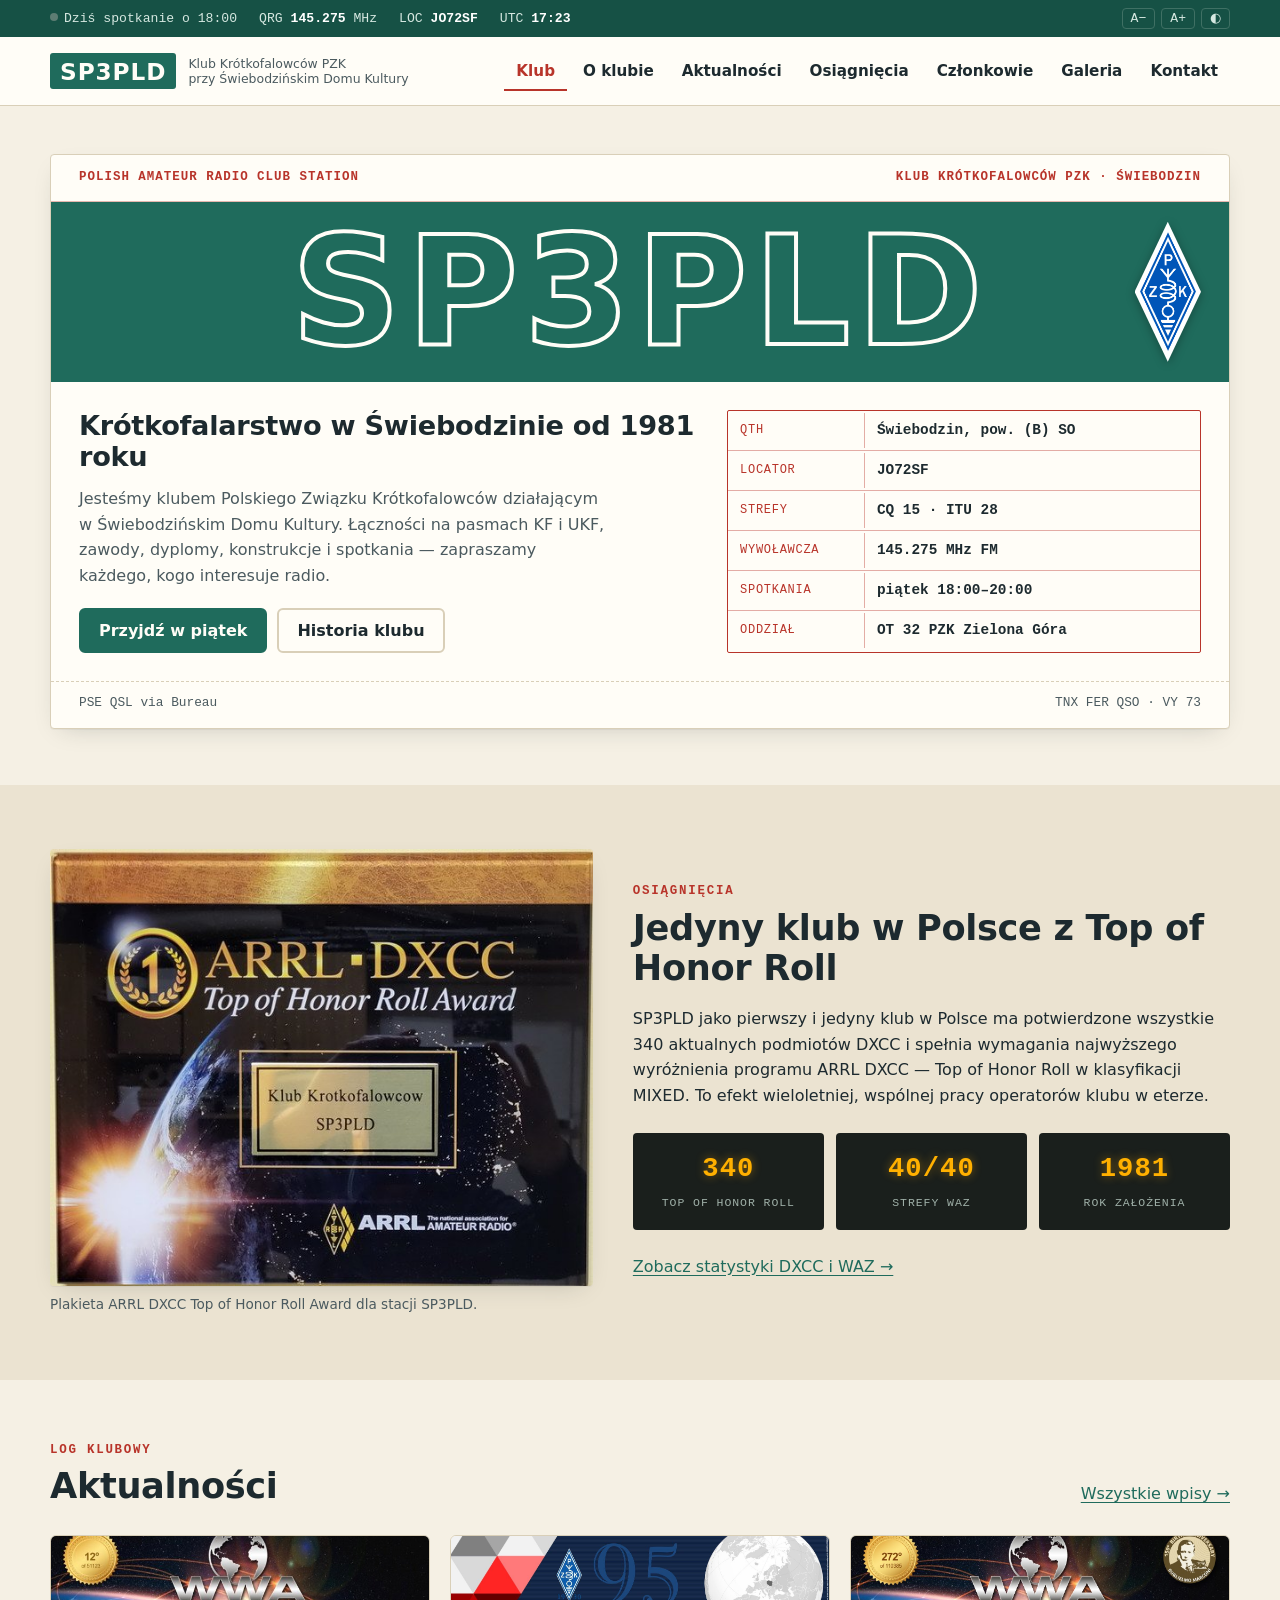
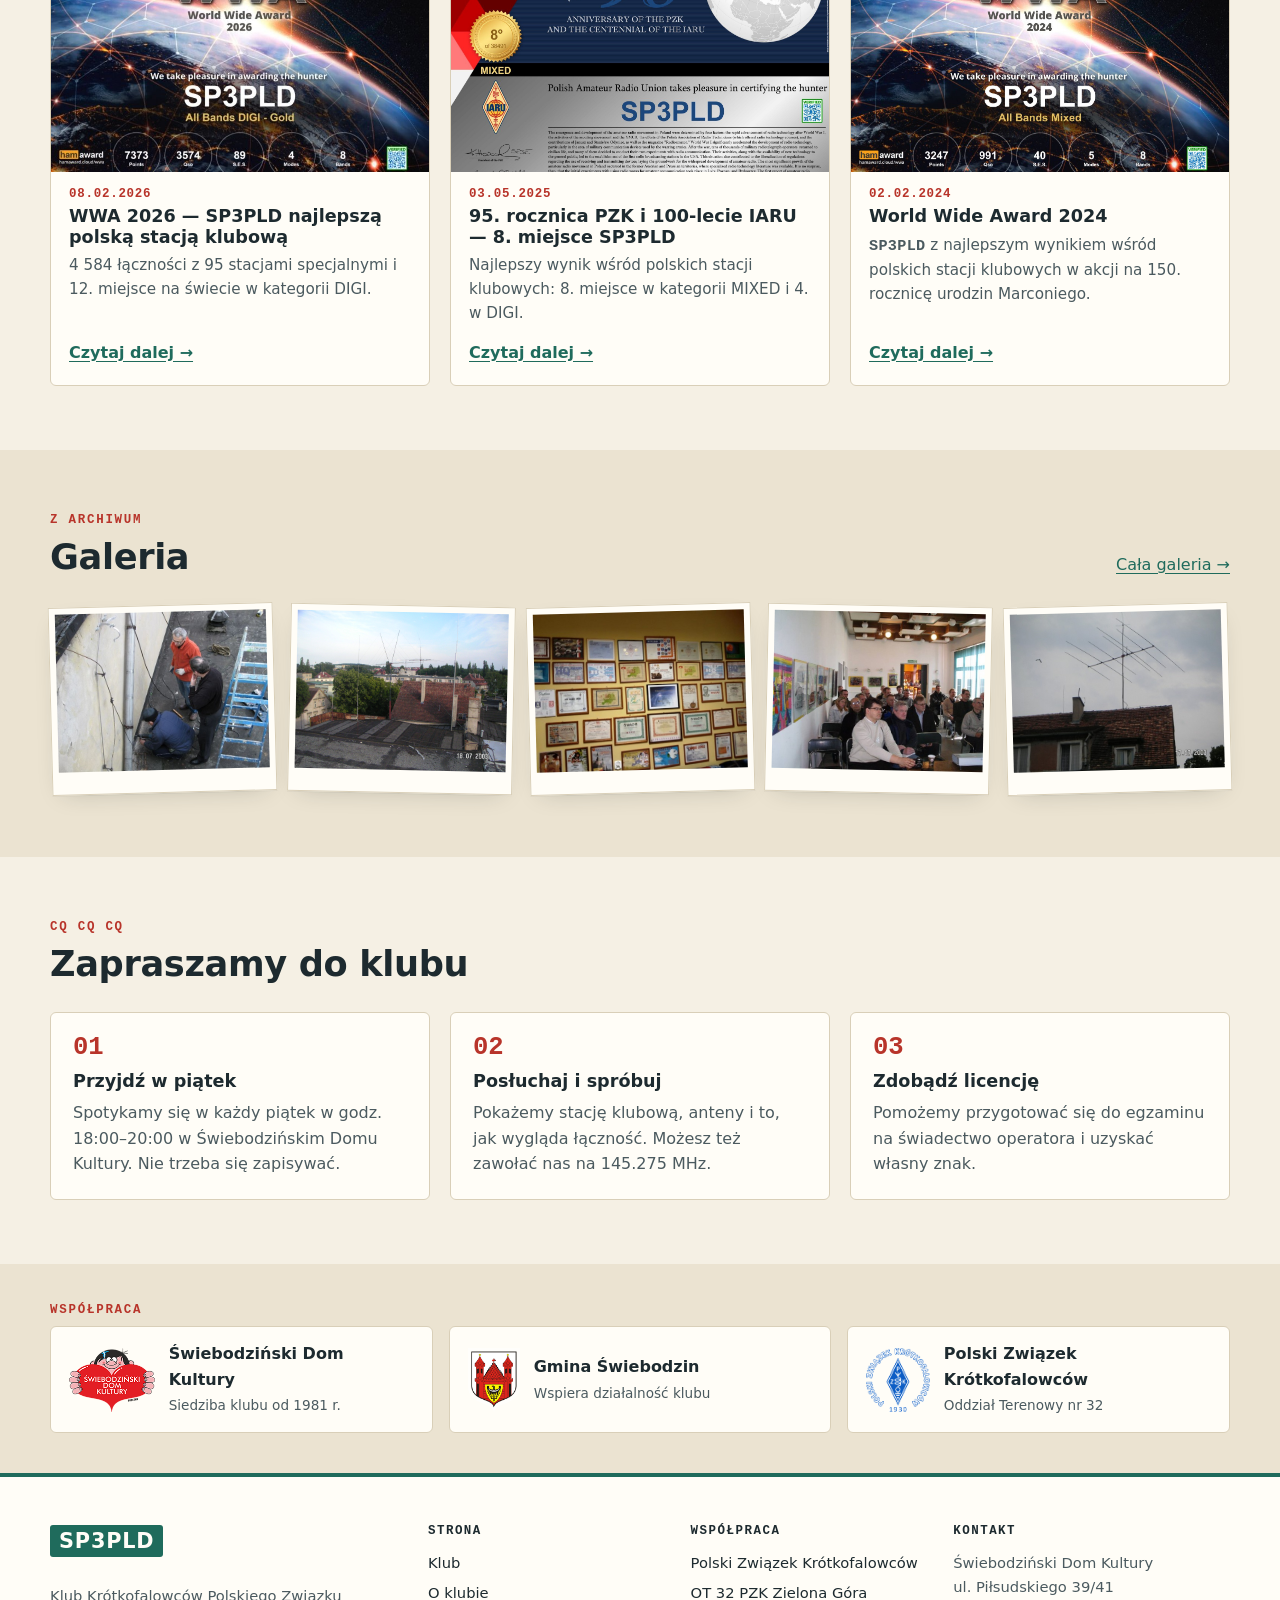
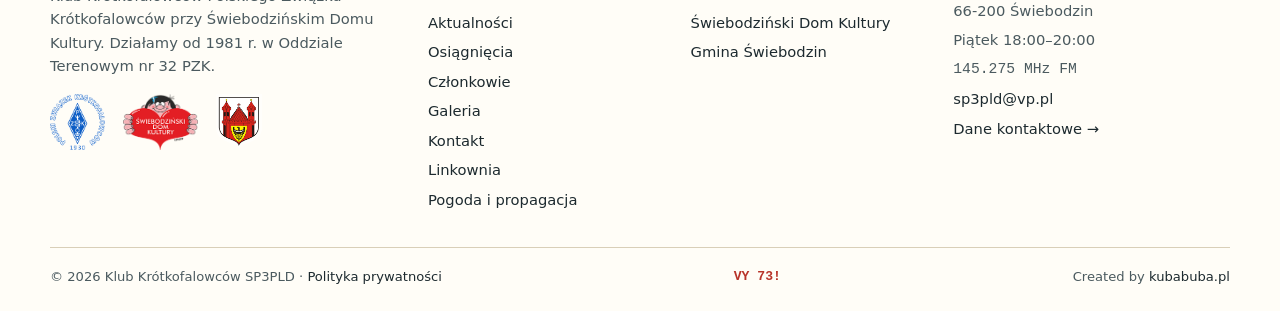
<file: index.html>
<!doctype html>
<html lang="pl">
<head>
  <meta charset="utf-8">
  <meta name="viewport" content="width=device-width, initial-scale=1">
  <title>SP3PLD — Klub Krótkofalowców PZK w Świebodzinie</title>
  <meta name="description" content="Klub krótkofalowców SP3PLD przy Świebodzińskim Domu Kultury. Działamy od 1981 r. Spotkania w piątki 18:00–20:00, częstotliwość wywoławcza 145.275 MHz.">
  <meta property="og:type" content="website">
  <meta property="og:title" content="SP3PLD — Klub Krótkofalowców PZK w Świebodzinie">
  <meta property="og:description" content="Krótkofalarstwo w Świebodzinie od 1981 r. Spotkania w piątki 18:00–20:00.">
  <meta property="og:image" content="assets/img/qsl-sp3pld-vintage.jpg">
  <meta name="theme-color" content="#1f6b5c">
  <link rel="icon" href="favicon.svg" type="image/svg+xml">
  <link rel="stylesheet" href="assets/css/style.css">
  <script type="application/ld+json">
  {
    "@context": "https://schema.org",
    "@type": "SportsClub",
    "name": "Klub Krótkofalowców SP3PLD",
    "alternateName": "SP3PLD",
    "foundingDate": "1981",
    "description": "Klub krótkofalowców Polskiego Związku Krótkofalowców przy Świebodzińskim Domu Kultury.",
    "address": { "@type": "PostalAddress", "streetAddress": "ul. Piłsudskiego 39/41", "addressLocality": "Świebodzin", "postalCode": "66-200", "addressRegion": "lubuskie", "addressCountry": "PL" },
    "openingHours": "Fr 18:00-20:00",
    "memberOf": { "@type": "Organization", "name": "Polski Związek Krótkofalowców", "url": "https://pzk.org.pl" }
  }
  </script>
</head>
<body data-page="index">
  <a class="skip" href="#main">Przejdź do treści</a>
  <div id="header-placeholder"></div>

  <main id="main">
    <!-- HERO: strona główna jako karta QSL klubu -->
    <section class="hero">
      <div class="wrap">
        <article class="qsl" aria-labelledby="call">
          <div class="qsl-top">
            <span>Polish Amateur Radio Club Station</span>
            <span>Klub Krótkofalowców PZK · Świebodzin</span>
          </div>
          <div class="qsl-band">
            <h1 class="qsl-call" id="call">SP3PLD<span class="sr-only"> — Klub Krótkofalowców w Świebodzinie</span></h1>
            <a class="qsl-pzk" href="https://pzk.org.pl" target="_blank" rel="noopener" title="Polski Związek Krótkofalowców" aria-label="Polski Związek Krótkofalowców (otwiera się w nowej karcie)">
              <span class="qsl-pzk-bg"><img src="assets/img/logo/pzk-romb.png" alt="" width="224" height="472"></span>
            </a>
          </div>
          <div class="qsl-body">
            <div class="qsl-lead">
              <h2>Krótkofalarstwo w Świebodzinie od 1981 roku</h2>
              <p>Jesteśmy klubem Polskiego Związku Krótkofalowców działającym w Świebodzińskim Domu Kultury. Łączności na pasmach KF i UKF, zawody, dyplomy, konstrukcje i spotkania — zapraszamy każdego, kogo interesuje radio.</p>
              <div class="btns">
                <a class="btn" href="#dolacz">Przyjdź w piątek</a>
                <a class="btn ghost" href="o-klubie.html">Historia klubu</a>
              </div>
            </div>
            <dl class="station" aria-label="Dane stacji">
              <div><dt>QTH</dt><dd>Świebodzin, pow. (B) SO</dd></div>
              <div><dt>Locator</dt><dd>JO72SF</dd></div>
              <div><dt>Strefy</dt><dd>CQ 15 · ITU 28</dd></div>
              <div><dt>Wywoławcza</dt><dd>145.275 MHz FM</dd></div>
              <div><dt>Spotkania</dt><dd>piątek 18:00–20:00</dd></div>
              <div><dt>Oddział</dt><dd>OT 32 PZK Zielona Góra</dd></div>
            </dl>
          </div>
          <div class="qsl-foot">
            <span>PSE QSL via Bureau</span>
            <span>TNX FER QSO · VY 73</span>
          </div>
        </article>
      </div>
    </section>

    <!-- HONOR ROLL -->
    <section class="section alt">
      <div class="wrap honor">
        <figure>
          <img src="assets/img/aktualnosci/2023-top-honor-roll/1.jpg" alt="Plakieta ARRL DXCC Top of Honor Roll Award dla Klubu Krótkofalowców SP3PLD" width="611" height="492" loading="lazy">
          <figcaption>Plakieta ARRL DXCC Top of Honor Roll Award dla stacji SP3PLD.</figcaption>
        </figure>
        <div>
          <span class="eyebrow">Osiągnięcia</span>
          <h2>Jedyny klub w Polsce z Top of Honor Roll</h2>
          <p>SP3PLD jako pierwszy i jedyny klub w Polsce ma potwierdzone wszystkie 340 aktualnych podmiotów DXCC i spełnia wymagania najwyższego wyróżnienia programu ARRL DXCC — Top of Honor Roll w klasyfikacji MIXED. To efekt wieloletniej, wspólnej pracy operatorów klubu w eterze.</p>
          <div class="stats">
            <div class="stat"><strong data-stat="honor-roll">340</strong><span>Top of Honor Roll</span></div>
            <div class="stat"><strong data-stat="waz-mixed">40/40</strong><span>Strefy WAZ</span></div>
            <div class="stat"><strong>1981</strong><span>Rok założenia</span></div>
          </div>
          <a href="osiagniecia.html">Zobacz statystyki DXCC i WAZ →</a>
        </div>
      </div>
    </section>

    <!-- AKTUALNOŚCI -->
    <section class="section">
      <div class="wrap">
        <div class="section-head">
          <div><span class="eyebrow">Log klubowy</span><h2>Aktualności</h2></div>
          <a href="aktualnosci.html">Wszystkie wpisy →</a>
        </div>
        <ul class="log" id="news-latest" data-limit="3" aria-live="polite"></ul>
      </div>
    </section>

    <!-- GALERIA -->
    <section class="section alt">
      <div class="wrap">
        <div class="section-head">
          <div><span class="eyebrow">Z archiwum</span><h2>Galeria</h2></div>
          <a href="galeria.html">Cała galeria →</a>
        </div>
        <div class="strip">
          <a href="galeria.html"><img src="assets/img/galeria/anteny/img_0170.jpg" alt="Montaż anten na dachu domu kultury" width="558" height="418" loading="lazy"></a>
          <a href="galeria.html"><img src="assets/img/anteny-dach.jpg" alt="Anteny klubowe na dachu, 2003" width="640" height="480" loading="lazy"></a>
          <a href="galeria.html"><img src="assets/img/galeria/dyplomy/dyplomy1.jpg" alt="Dyplomy na ścianie klubu" width="558" height="418" loading="lazy"></a>
          <a href="galeria.html"><img src="assets/img/aktualnosci/szkolenie-pem-5.jpg" alt="Szkolenie dla krótkofalowców w Świebodzinie" width="558" height="419" loading="lazy"></a>
          <a href="galeria.html"><img src="assets/img/galeria/anteny/anteny_01.jpg" alt="Anteny klubowe" width="558" height="418" loading="lazy"></a>
        </div>
      </div>
    </section>

    <!-- DOŁĄCZ -->
    <section class="section" id="dolacz">
      <div class="wrap">
        <div class="section-head">
          <div><span class="eyebrow">CQ CQ CQ</span><h2>Zapraszamy do klubu</h2></div>
        </div>
        <ol class="join">
          <li>
            <h3>Przyjdź w piątek</h3>
            <p>Spotykamy się w każdy piątek w godz. 18:00–20:00 w Świebodzińskim Domu Kultury. Nie trzeba się zapisywać.</p>
          </li>
          <li>
            <h3>Posłuchaj i spróbuj</h3>
            <p>Pokażemy stację klubową, anteny i to, jak wygląda łączność. Możesz też zawołać nas na 145.275 MHz.</p>
          </li>
          <li>
            <h3>Zdobądź licencję</h3>
            <p>Pomożemy przygotować się do egzaminu na świadectwo operatora i uzyskać własny znak.</p>
          </li>
        </ol>
      </div>
    </section>

    <!-- WSPÓŁPRACA -->
    <section class="section tight alt">
      <div class="wrap">
        <span class="eyebrow">Współpraca</span>
        <div class="partners">
          <a class="partner" href="https://sdk.swiebodzin.pl/" target="_blank" rel="noopener">
            <img src="assets/img/logo/sdk.png" alt="" width="86" height="64" loading="lazy">
            <div><strong>Świebodziński Dom Kultury</strong><span>Siedziba klubu od 1981 r.</span></div>
          </a>
          <a class="partner" href="https://www.swiebodzin.eu/" target="_blank" rel="noopener">
            <img src="assets/img/logo/herb-swiebodzin.png" alt="" width="52" height="64" loading="lazy">
            <div><strong>Gmina Świebodzin</strong><span>Wspiera działalność klubu</span></div>
          </a>
          <a class="partner" href="https://ot32.pzk.org.pl/" target="_blank" rel="noopener">
            <img src="assets/img/logo/pzk.png" alt="" width="64" height="64" loading="lazy">
            <div><strong>Polski Związek Krótkofalowców</strong><span>Oddział Terenowy nr 32</span></div>
          </a>
        </div>
      </div>
    </section>
  </main>

  <div id="footer-placeholder"></div>
  <script src="assets/js/components.js"></script>
  <script src="assets/js/main.js"></script>
  <script src="assets/js/osiagniecia.js"></script>
  <script src="assets/js/aktualnosci.js"></script>
</body>
</html>
</file>
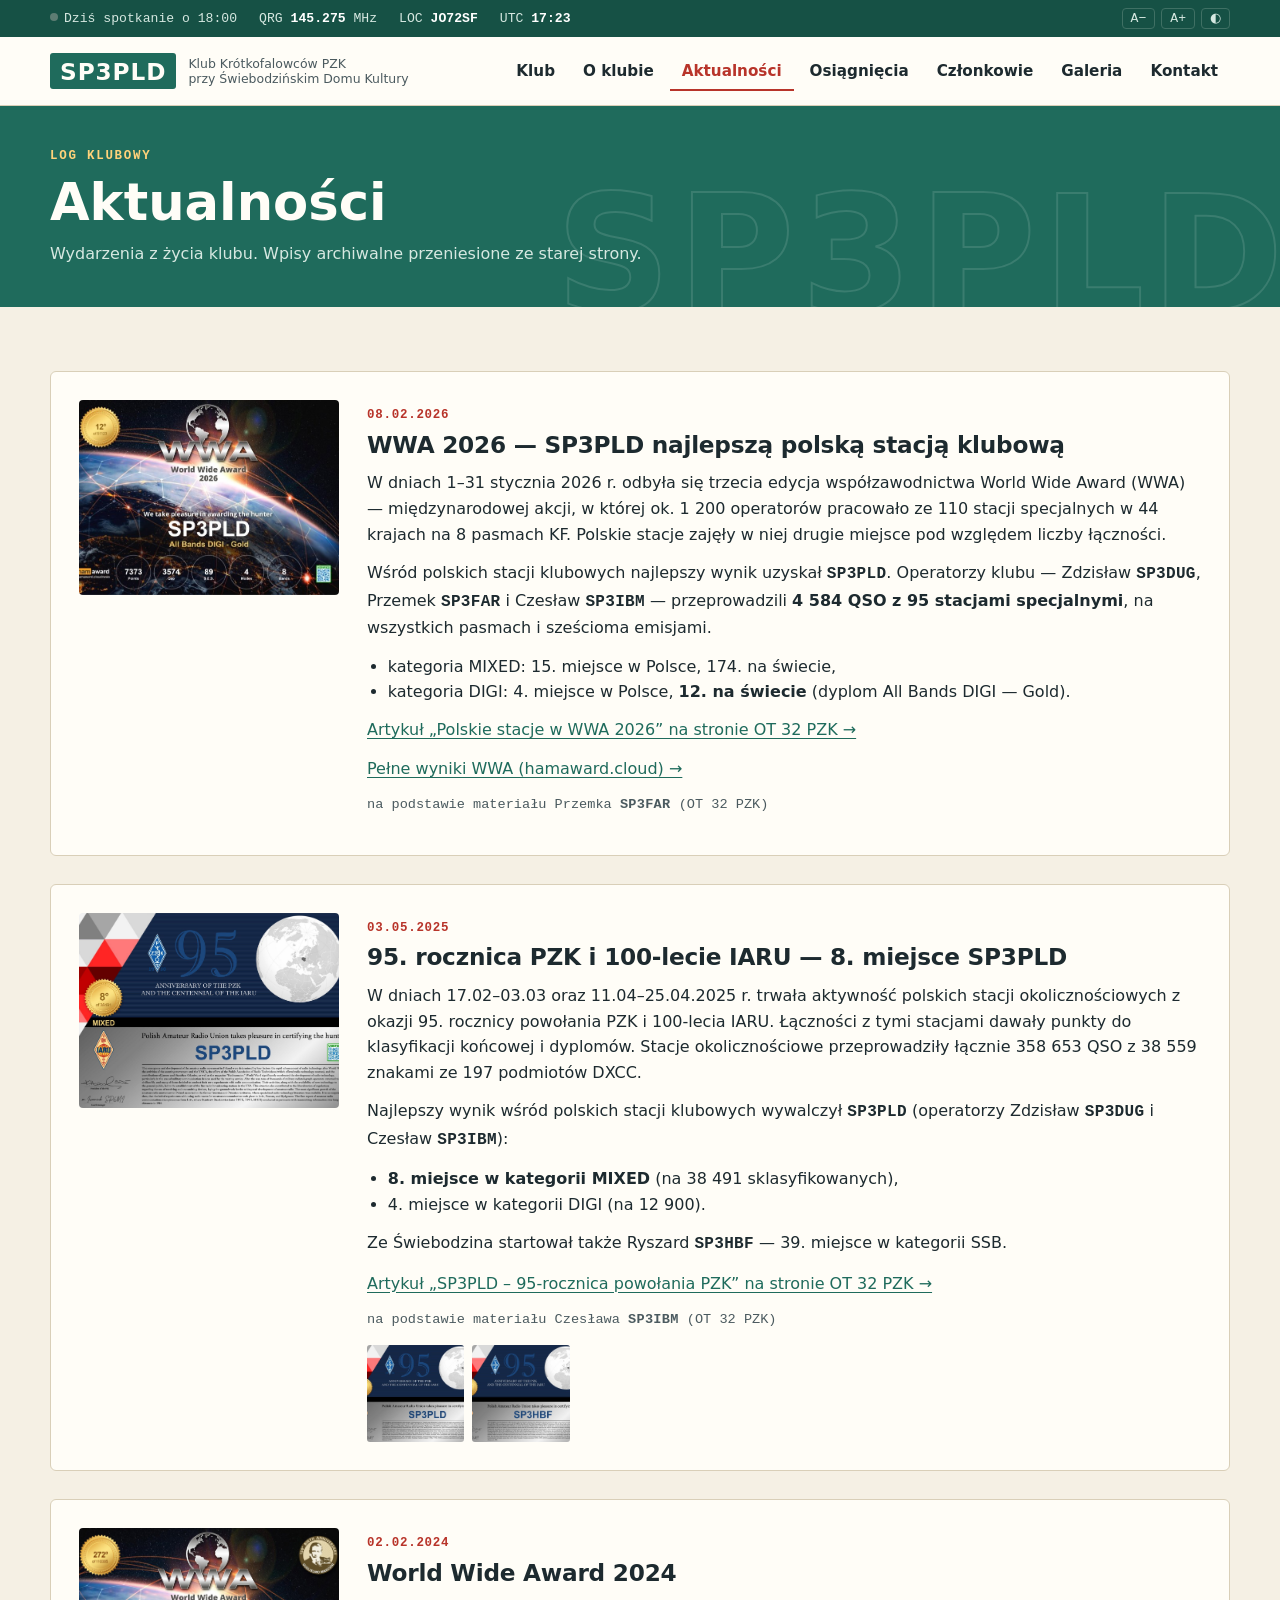
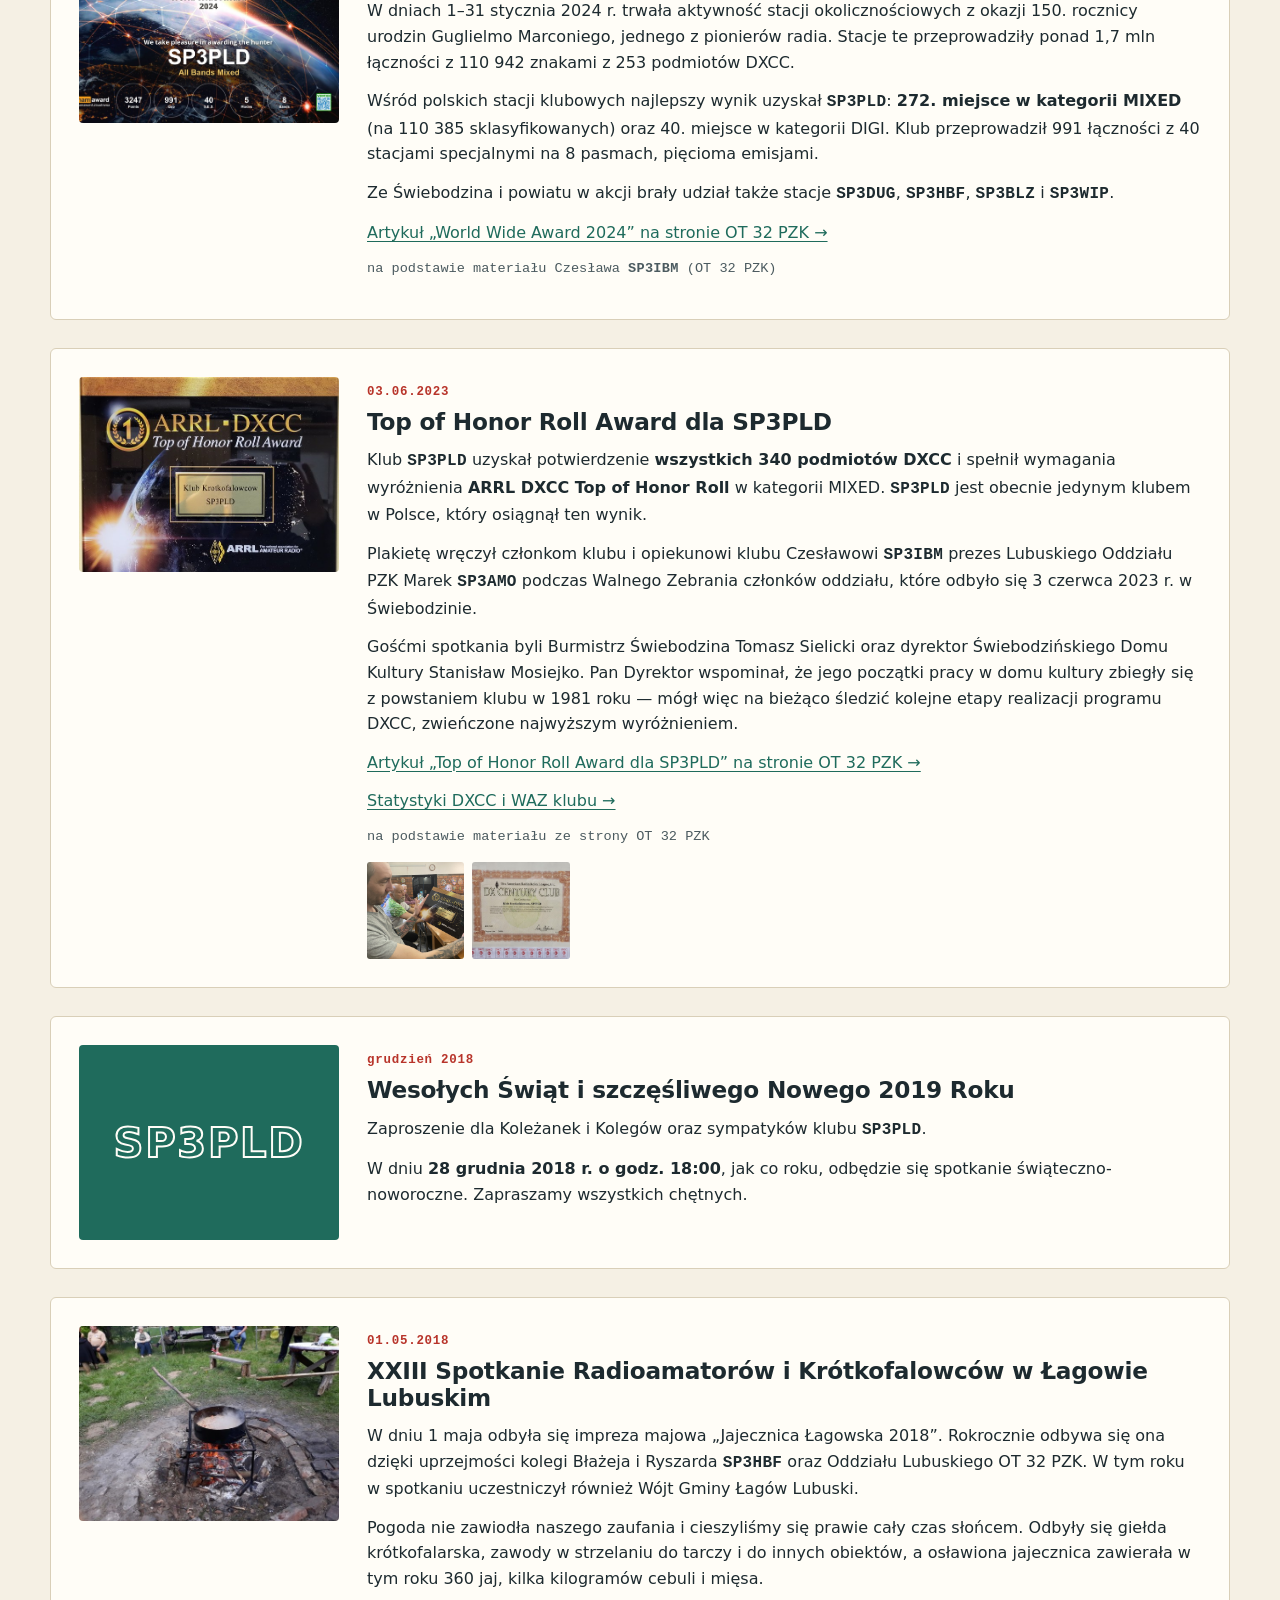
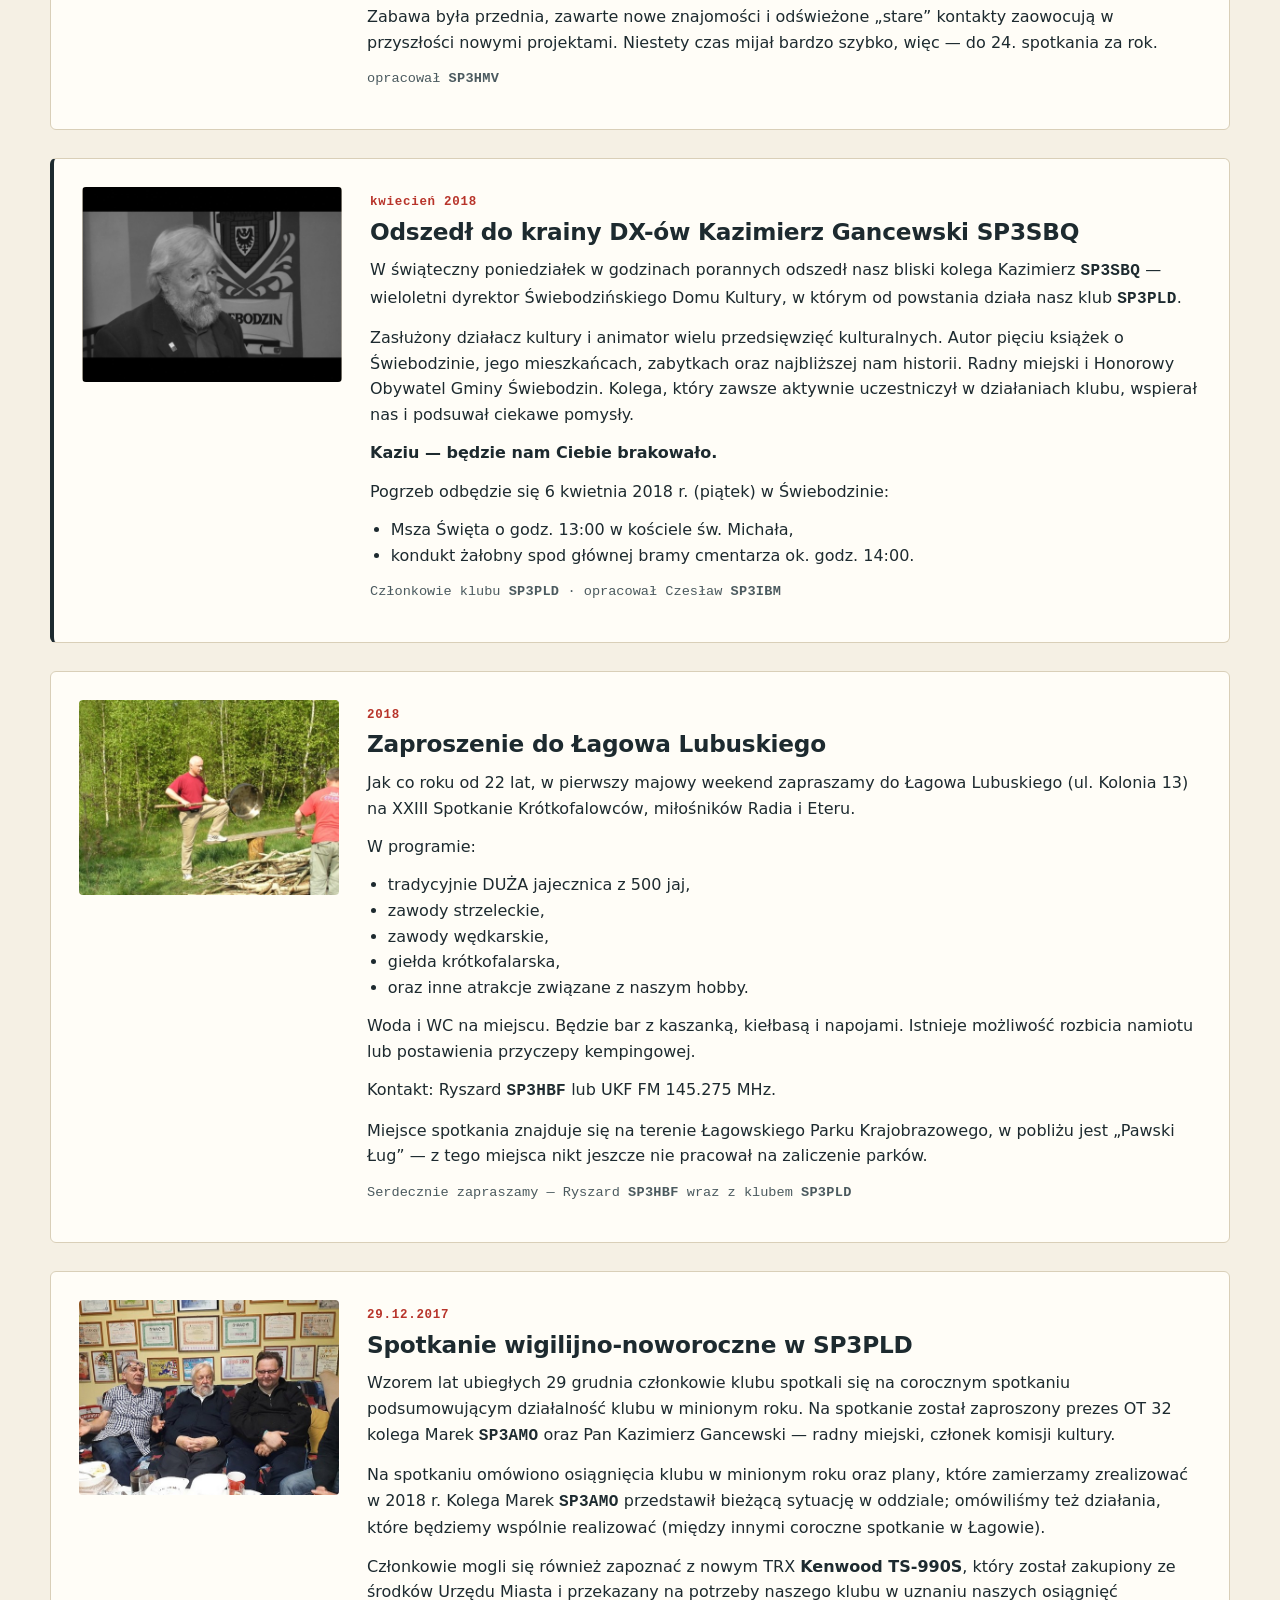
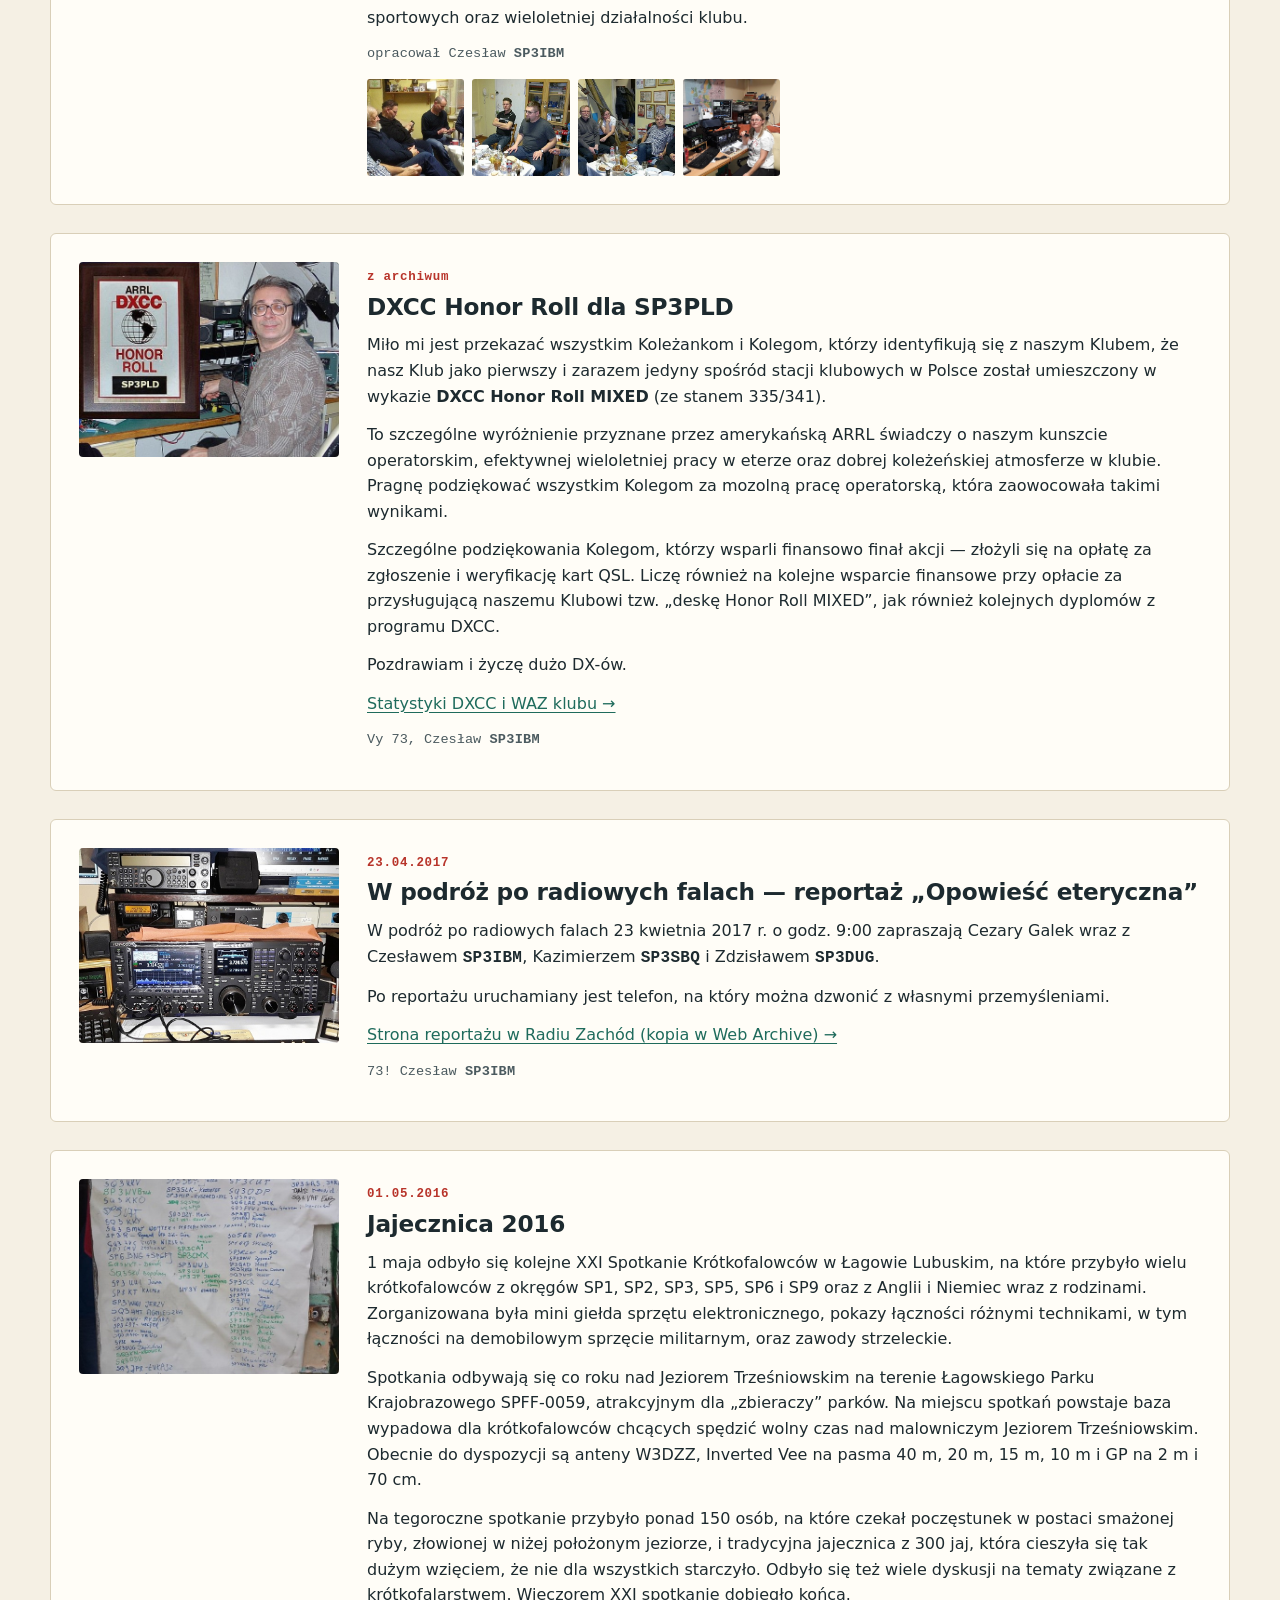
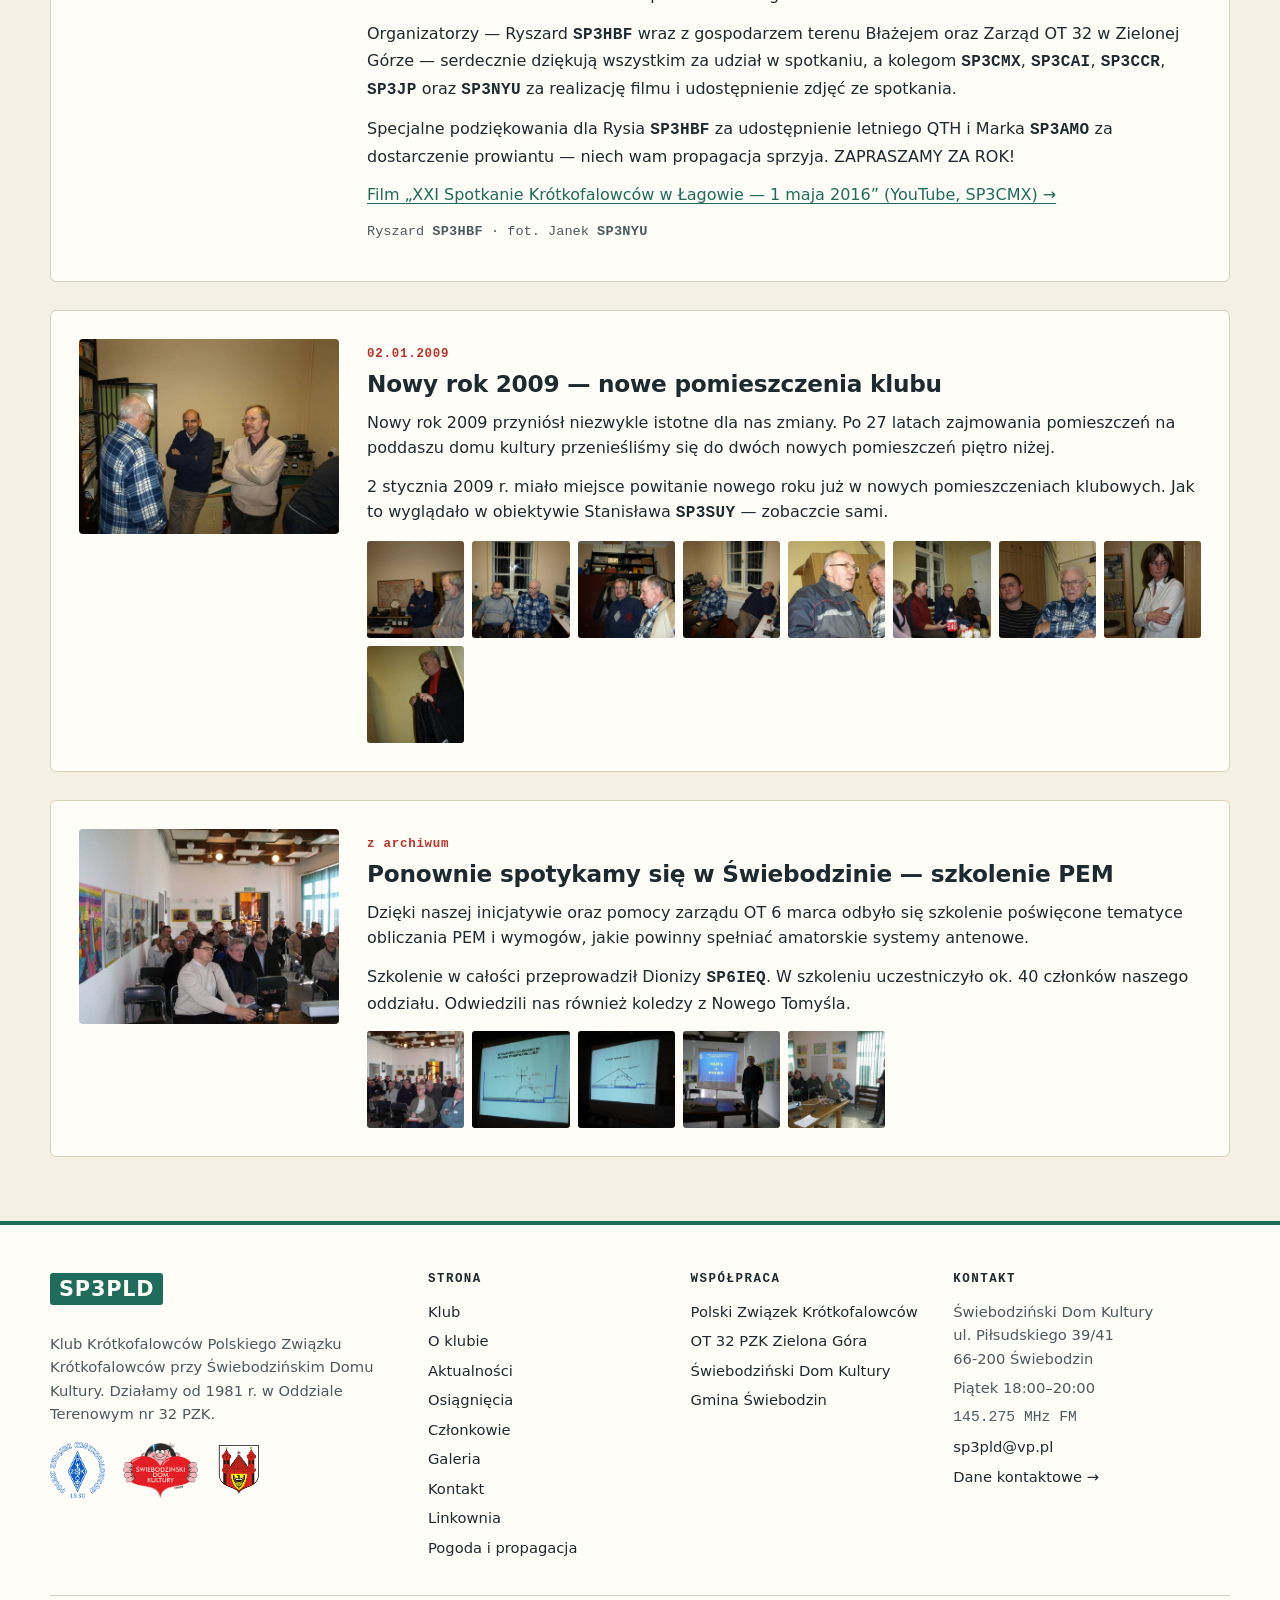
<file: aktualnosci.html>
<!doctype html>
<html lang="pl">
<head>
  <meta charset="utf-8">
  <meta name="viewport" content="width=device-width, initial-scale=1">
  <title>Aktualności — SP3PLD Świebodzin</title>
  <meta name="description" content="Aktualności i archiwum wydarzeń klubu krótkofalowców SP3PLD w Świebodzinie.">
  <meta property="og:type" content="website">
  <meta property="og:title" content="Aktualności — SP3PLD Świebodzin">
  <meta property="og:description" content="Aktualności i archiwum wydarzeń klubu krótkofalowców SP3PLD w Świebodzinie.">
  <meta property="og:image" content="assets/img/qsl-sp3pld-vintage.jpg">
  <meta name="theme-color" content="#1f6b5c">
  <link rel="icon" href="favicon.svg" type="image/svg+xml">
  <link rel="stylesheet" href="assets/css/style.css">
</head>
<body data-page="aktualnosci">
  <a class="skip" href="#main">Przejdź do treści</a>
  <div id="header-placeholder"></div>

  <main id="main">
    <section class="page-head">
      <div class="wrap">
        <span class="eyebrow">Log klubowy</span>
        <h1>Aktualności</h1>
        <p>Wydarzenia z życia klubu. Wpisy archiwalne przeniesione ze starej strony.</p>
      </div>
    </section>

    <section class="section">
      <div class="wrap posts" id="news-list" aria-live="polite">
        <noscript><p class="note">Aktualności wymagają włączonej obsługi JavaScript.</p></noscript>
      </div>
    </section>
  </main>

  <div id="footer-placeholder"></div>
  <script src="assets/js/components.js"></script>
  <script src="assets/js/main.js"></script>
  <script src="assets/js/aktualnosci.js"></script>
</body>
</html>
</file>
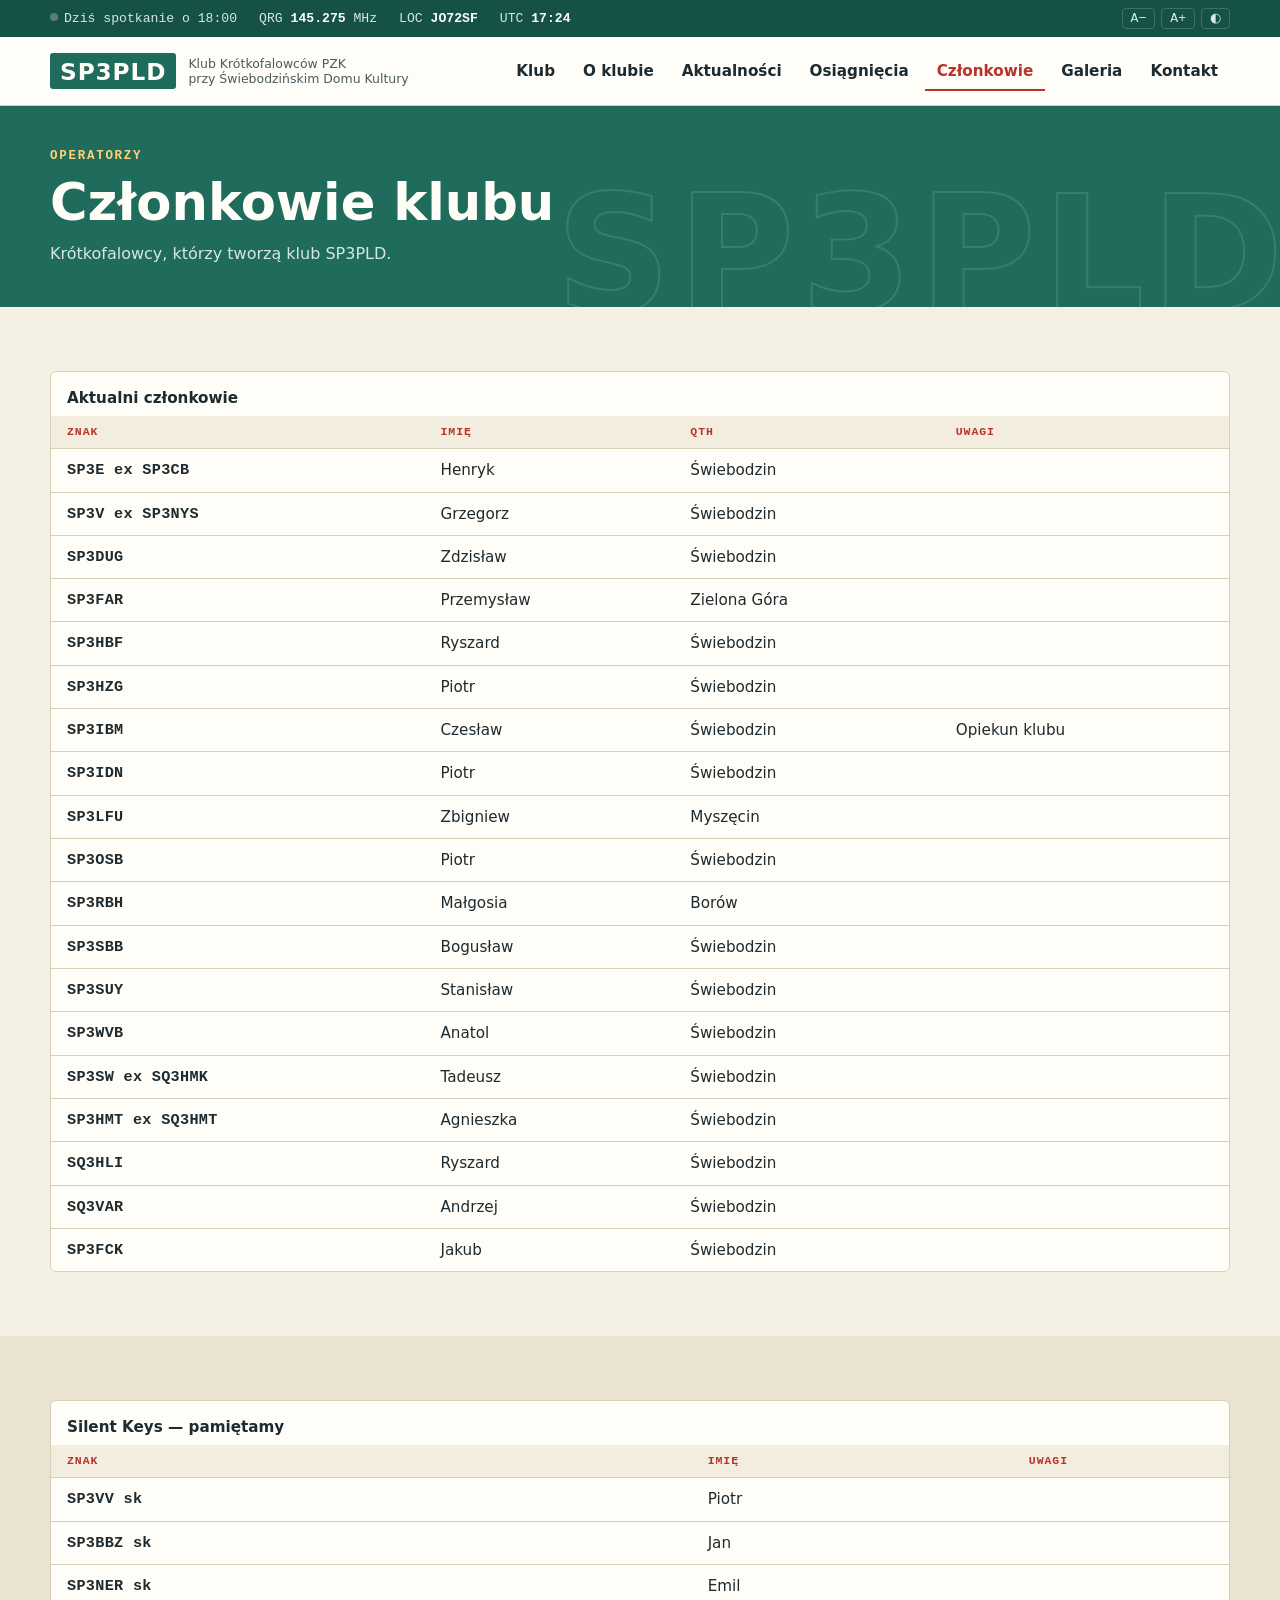
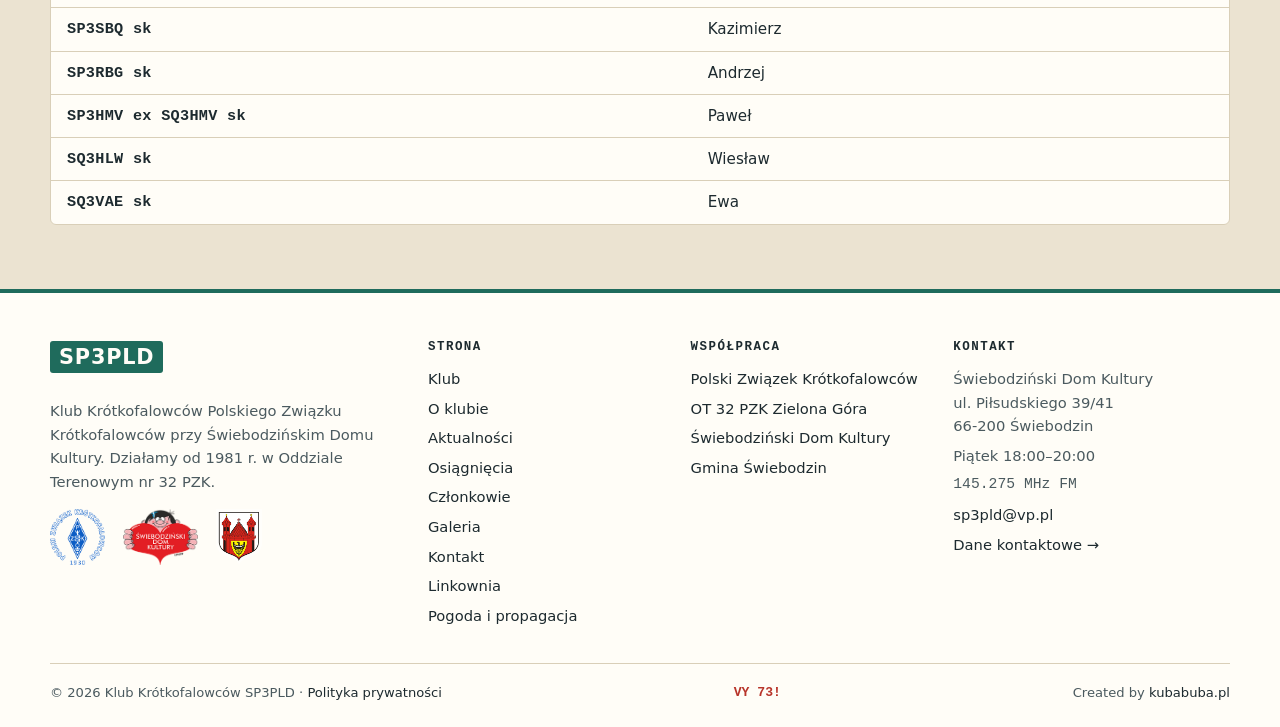
<file: czlonkowie.html>
<!doctype html>
<html lang="pl">
<head>
  <meta charset="utf-8">
  <meta name="viewport" content="width=device-width, initial-scale=1">
  <title>Członkowie — SP3PLD Świebodzin</title>
  <meta name="description" content="Lista członków klubu krótkofalowców SP3PLD w Świebodzinie.">
  <meta property="og:type" content="website">
  <meta property="og:title" content="Członkowie — SP3PLD Świebodzin">
  <meta property="og:description" content="Lista członków klubu krótkofalowców SP3PLD w Świebodzinie.">
  <meta property="og:image" content="assets/img/qsl-sp3pld-vintage.jpg">
  <meta name="theme-color" content="#1f6b5c">
  <link rel="icon" href="favicon.svg" type="image/svg+xml">
  <link rel="stylesheet" href="assets/css/style.css">
</head>
<body data-page="czlonkowie">
  <a class="skip" href="#main">Przejdź do treści</a>
  <div id="header-placeholder"></div>

  <main id="main">
    <section class="page-head">
      <div class="wrap">
        <span class="eyebrow">Operatorzy</span>
        <h1>Członkowie klubu</h1>
        <p>Krótkofalowcy, którzy tworzą klub SP3PLD.</p>
      </div>
    </section>

    <section class="section">
      <div class="wrap">
        <div class="table-wrap">
          <table id="members">
            <caption>Aktualni członkowie</caption>
            <thead><tr><th scope="col">Znak</th><th scope="col">Imię</th><th scope="col">QTH</th><th scope="col">Uwagi</th></tr></thead>
            <tbody>
              <tr><td colspan="4">Wczytywanie listy…</td></tr>
            </tbody>
          </table>
        </div>
      </div>
    </section>

    <section class="section alt" id="silent-keys-section">
      <div class="wrap">
        <div class="table-wrap">
          <table id="silent-keys">
            <caption>Silent Keys — pamiętamy</caption>
            <thead><tr><th scope="col">Znak</th><th scope="col">Imię</th><th scope="col">Uwagi</th></tr></thead>
            <tbody>
              <tr><td colspan="3">Wczytywanie listy…</td></tr>
            </tbody>
          </table>
        </div>
      </div>
    </section>
  </main>

  <div id="footer-placeholder"></div>
  <script src="assets/js/components.js"></script>
  <script src="assets/js/main.js"></script>
  <script src="assets/js/czlonkowie.js"></script>
</body>
</html>
</file>
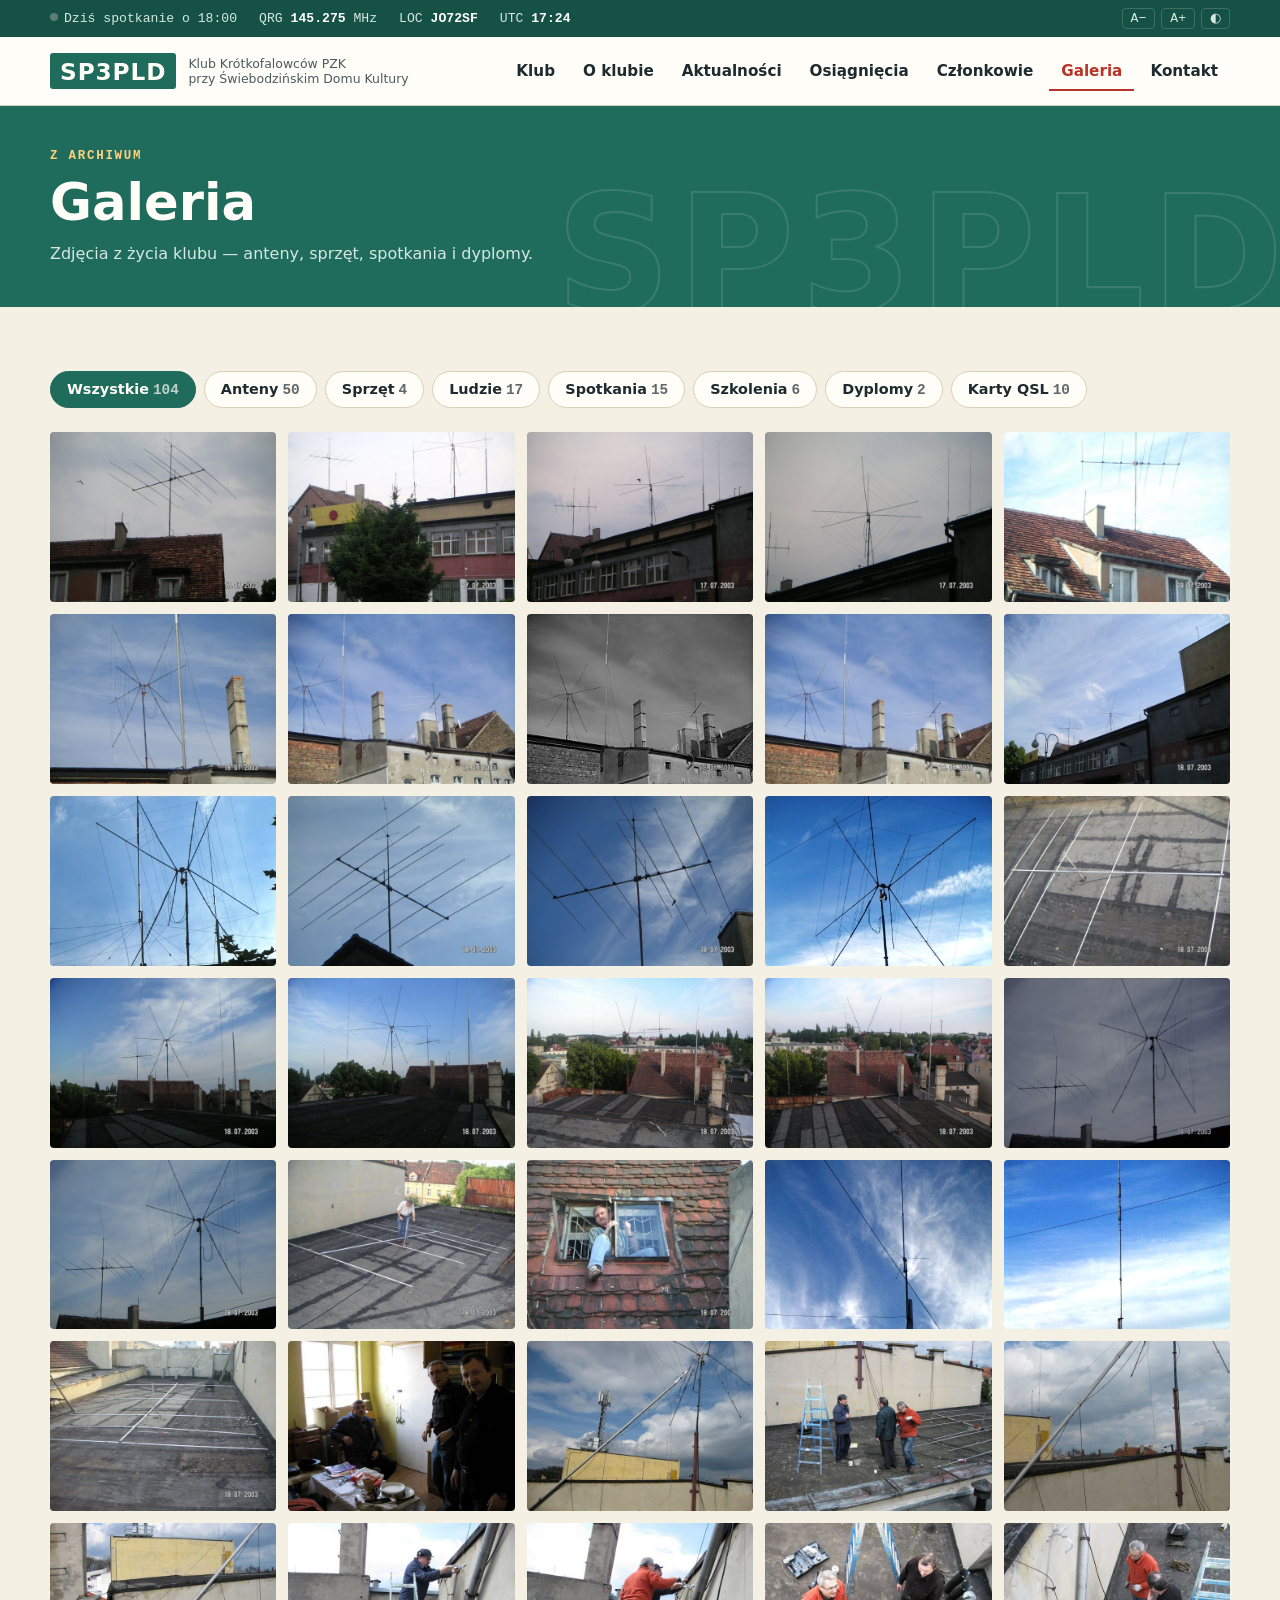
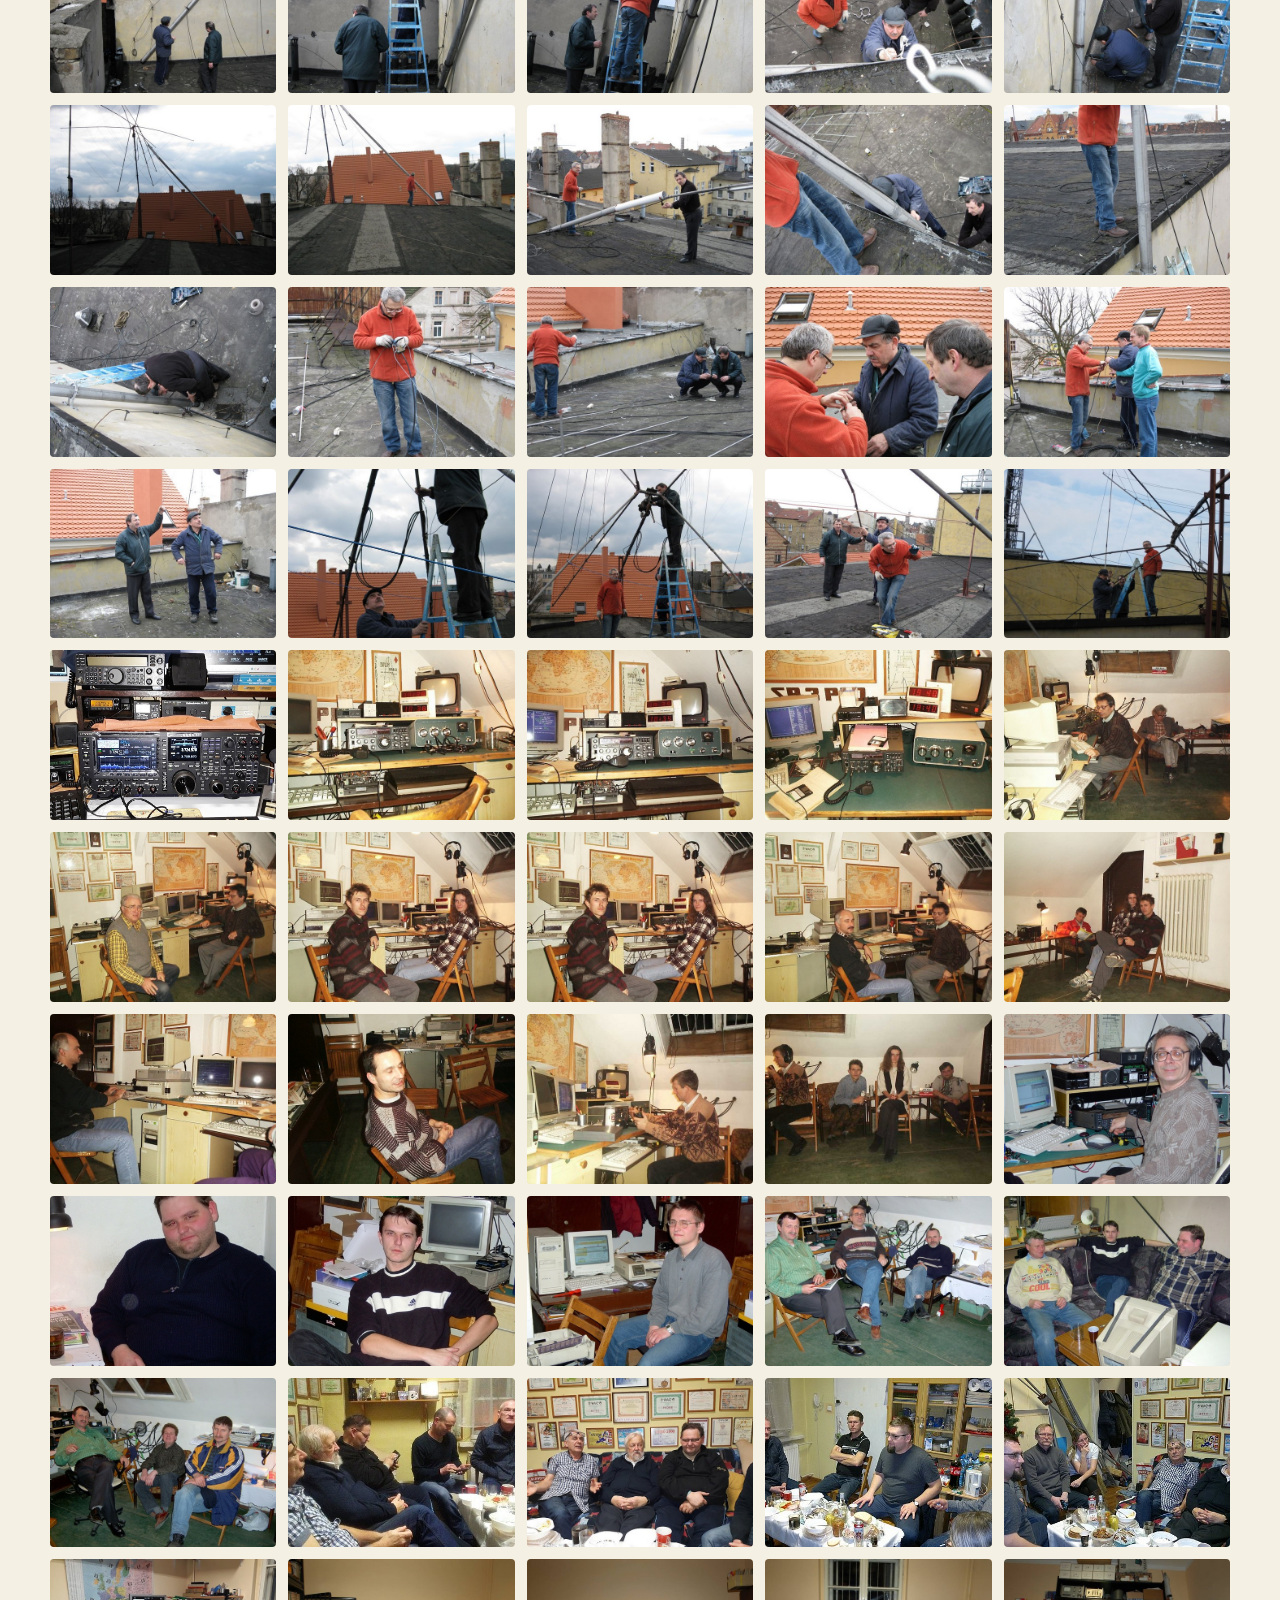
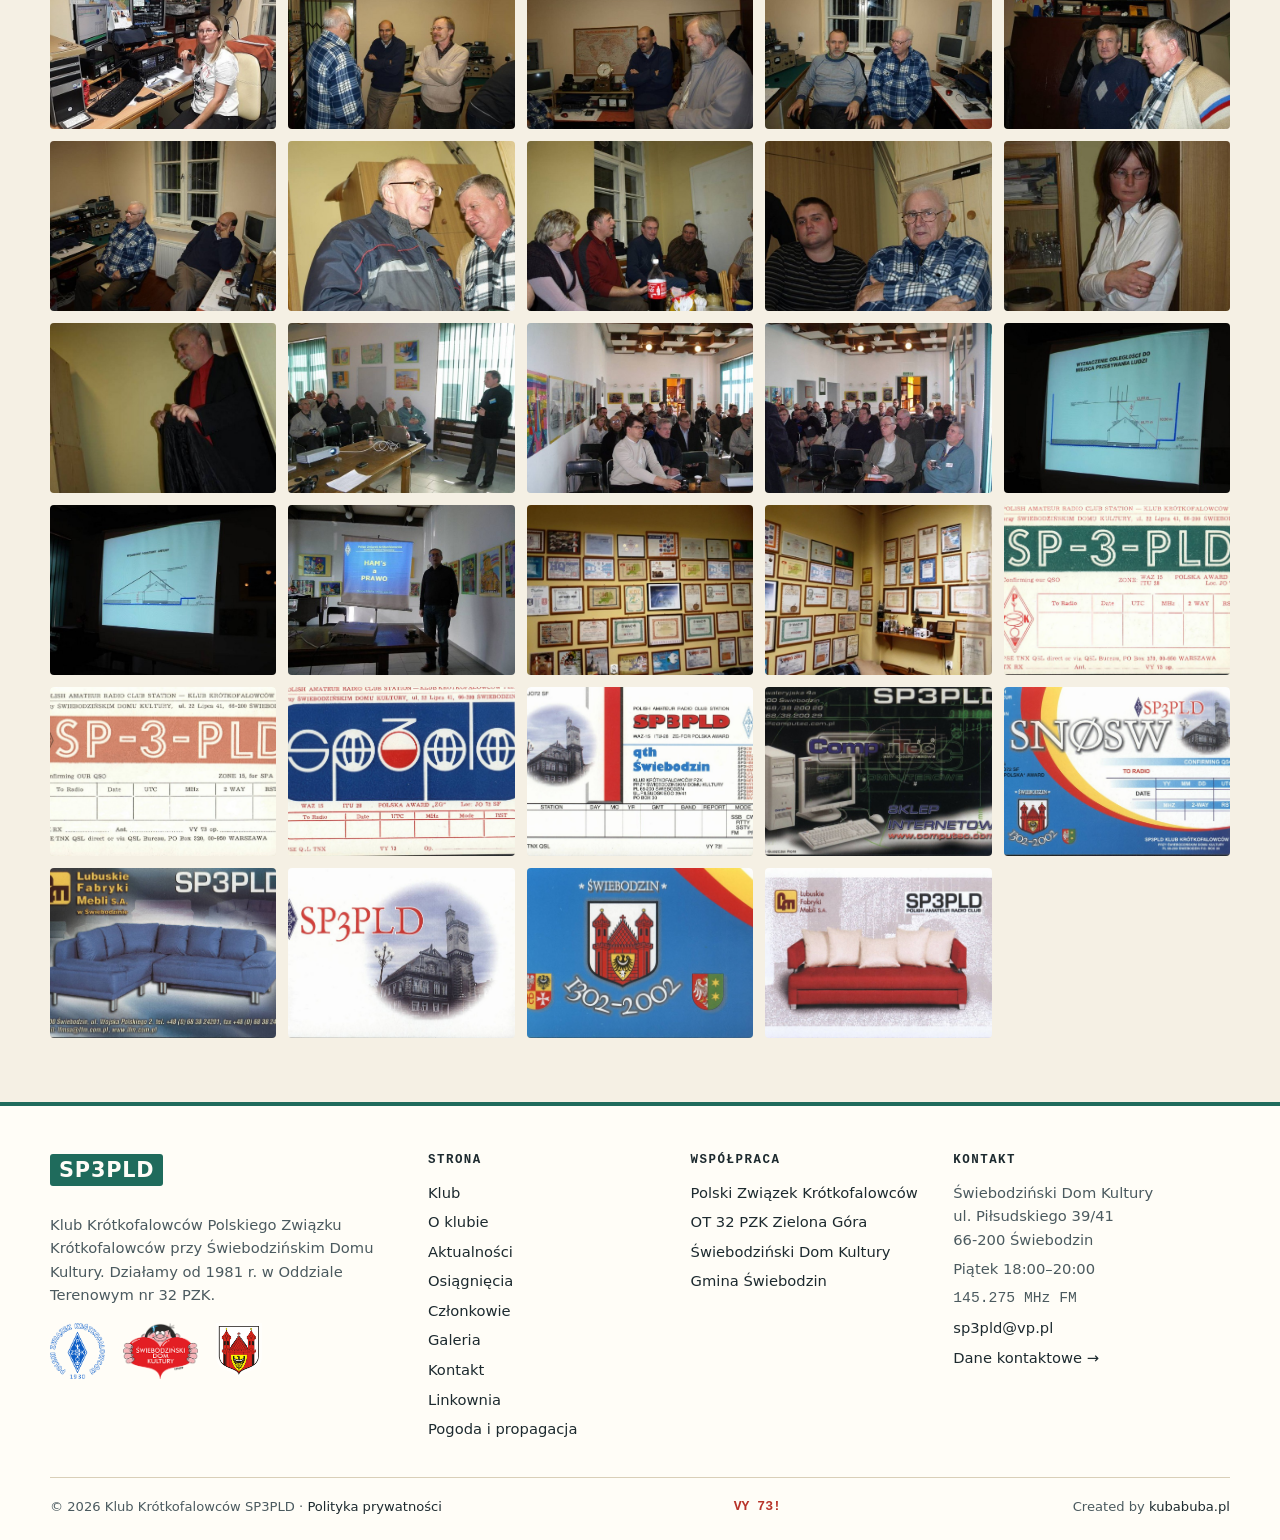
<file: galeria.html>
<!doctype html>
<html lang="pl">
<head>
  <meta charset="utf-8">
  <meta name="viewport" content="width=device-width, initial-scale=1">
  <title>Galeria — SP3PLD Świebodzin</title>
  <meta name="description" content="Galeria zdjęć klubu krótkofalowców SP3PLD: anteny, sprzęt, ludzie, spotkania i dyplomy.">
  <meta property="og:type" content="website">
  <meta property="og:title" content="Galeria — SP3PLD Świebodzin">
  <meta property="og:description" content="Galeria zdjęć klubu krótkofalowców SP3PLD: anteny, sprzęt, ludzie, spotkania i dyplomy.">
  <meta property="og:image" content="assets/img/qsl-sp3pld-vintage.jpg">
  <meta name="theme-color" content="#1f6b5c">
  <link rel="icon" href="favicon.svg" type="image/svg+xml">
  <link rel="stylesheet" href="assets/css/style.css">
</head>
<body data-page="galeria">
  <a class="skip" href="#main">Przejdź do treści</a>
  <div id="header-placeholder"></div>

  <main id="main">
    <section class="page-head">
      <div class="wrap">
        <span class="eyebrow">Z archiwum</span>
        <h1>Galeria</h1>
        <p>Zdjęcia z życia klubu — anteny, sprzęt, spotkania i dyplomy.</p>
      </div>
    </section>

    <section class="section">
      <div class="wrap">
        <div class="tabs" role="group" aria-label="Kategorie zdjęć"><button type="button" data-cat="all" aria-pressed="true">Wszystkie<span>104</span></button><button type="button" data-cat="anteny" aria-pressed="false">Anteny<span>50</span></button><button type="button" data-cat="sprzet" aria-pressed="false">Sprzęt<span>4</span></button><button type="button" data-cat="ludzie" aria-pressed="false">Ludzie<span>17</span></button><button type="button" data-cat="spotkania" aria-pressed="false">Spotkania<span>15</span></button><button type="button" data-cat="szkolenia" aria-pressed="false">Szkolenia<span>6</span></button><button type="button" data-cat="dyplomy" aria-pressed="false">Dyplomy<span>2</span></button><button type="button" data-cat="qsl" aria-pressed="false">Karty QSL<span>10</span></button></div>
        <div class="grid-gallery" data-lightbox>
          <a href="assets/img/galeria/anteny/anteny_01.jpg" data-cat="anteny"><img src="assets/img/galeria/anteny/anteny_01.jpg" alt="Anteny klubowe (1)" width="558" height="418" loading="lazy"></a>
          <a href="assets/img/galeria/anteny/anteny_02.jpg" data-cat="anteny"><img src="assets/img/galeria/anteny/anteny_02.jpg" alt="Anteny klubowe (2)" width="558" height="418" loading="lazy"></a>
          <a href="assets/img/galeria/anteny/anteny_03.jpg" data-cat="anteny"><img src="assets/img/galeria/anteny/anteny_03.jpg" alt="Anteny klubowe (3)" width="558" height="418" loading="lazy"></a>
          <a href="assets/img/galeria/anteny/anteny_04.jpg" data-cat="anteny"><img src="assets/img/galeria/anteny/anteny_04.jpg" alt="Anteny klubowe (4)" width="558" height="418" loading="lazy"></a>
          <a href="assets/img/galeria/anteny/anteny_05.jpg" data-cat="anteny"><img src="assets/img/galeria/anteny/anteny_05.jpg" alt="Anteny klubowe (5)" width="558" height="418" loading="lazy"></a>
          <a href="assets/img/galeria/anteny/anteny_06.jpg" data-cat="anteny"><img src="assets/img/galeria/anteny/anteny_06.jpg" alt="Anteny klubowe (6)" width="558" height="418" loading="lazy"></a>
          <a href="assets/img/galeria/anteny/anteny_07.jpg" data-cat="anteny"><img src="assets/img/galeria/anteny/anteny_07.jpg" alt="Anteny klubowe (7)" width="558" height="418" loading="lazy"></a>
          <a href="assets/img/galeria/anteny/anteny_08--2-.jpg" data-cat="anteny"><img src="assets/img/galeria/anteny/anteny_08--2-.jpg" alt="Anteny klubowe (8)" width="558" height="418" loading="lazy"></a>
          <a href="assets/img/galeria/anteny/anteny_08.jpg" data-cat="anteny"><img src="assets/img/galeria/anteny/anteny_08.jpg" alt="Anteny klubowe (9)" width="558" height="418" loading="lazy"></a>
          <a href="assets/img/galeria/anteny/anteny_09.jpg" data-cat="anteny"><img src="assets/img/galeria/anteny/anteny_09.jpg" alt="Anteny klubowe (10)" width="558" height="418" loading="lazy"></a>
          <a href="assets/img/galeria/anteny/anteny_11.jpg" data-cat="anteny"><img src="assets/img/galeria/anteny/anteny_11.jpg" alt="Anteny klubowe (11)" width="360" height="341" loading="lazy"></a>
          <a href="assets/img/galeria/anteny/anteny_12.jpg" data-cat="anteny"><img src="assets/img/galeria/anteny/anteny_12.jpg" alt="Anteny klubowe (12)" width="558" height="418" loading="lazy"></a>
          <a href="assets/img/galeria/anteny/anteny_13.jpg" data-cat="anteny"><img src="assets/img/galeria/anteny/anteny_13.jpg" alt="Anteny klubowe (13)" width="558" height="418" loading="lazy"></a>
          <a href="assets/img/galeria/anteny/anteny_14.jpg" data-cat="anteny"><img src="assets/img/galeria/anteny/anteny_14.jpg" alt="Anteny klubowe (14)" width="360" height="341" loading="lazy"></a>
          <a href="assets/img/galeria/anteny/anteny_15.jpg" data-cat="anteny"><img src="assets/img/galeria/anteny/anteny_15.jpg" alt="Anteny klubowe (15)" width="558" height="418" loading="lazy"></a>
          <a href="assets/img/galeria/anteny/anteny_16.jpg" data-cat="anteny"><img src="assets/img/galeria/anteny/anteny_16.jpg" alt="Anteny klubowe (16)" width="558" height="418" loading="lazy"></a>
          <a href="assets/img/galeria/anteny/anteny_17.jpg" data-cat="anteny"><img src="assets/img/galeria/anteny/anteny_17.jpg" alt="Anteny klubowe (17)" width="558" height="418" loading="lazy"></a>
          <a href="assets/img/galeria/anteny/anteny_18.jpg" data-cat="anteny"><img src="assets/img/galeria/anteny/anteny_18.jpg" alt="Anteny klubowe (18)" width="558" height="418" loading="lazy"></a>
          <a href="assets/img/galeria/anteny/anteny_19.jpg" data-cat="anteny"><img src="assets/img/galeria/anteny/anteny_19.jpg" alt="Anteny klubowe (19)" width="558" height="418" loading="lazy"></a>
          <a href="assets/img/galeria/anteny/anteny_20--2-.jpg" data-cat="anteny"><img src="assets/img/galeria/anteny/anteny_20--2-.jpg" alt="Anteny klubowe (20)" width="558" height="418" loading="lazy"></a>
          <a href="assets/img/galeria/anteny/anteny_20.jpg" data-cat="anteny"><img src="assets/img/galeria/anteny/anteny_20.jpg" alt="Anteny klubowe (21)" width="558" height="418" loading="lazy"></a>
          <a href="assets/img/galeria/anteny/anteny_21.jpg" data-cat="anteny"><img src="assets/img/galeria/anteny/anteny_21.jpg" alt="Anteny klubowe (22)" width="558" height="418" loading="lazy"></a>
          <a href="assets/img/galeria/anteny/anteny_22.jpg" data-cat="anteny"><img src="assets/img/galeria/anteny/anteny_22.jpg" alt="Anteny klubowe (23)" width="558" height="418" loading="lazy"></a>
          <a href="assets/img/galeria/anteny/anteny_23.jpg" data-cat="anteny"><img src="assets/img/galeria/anteny/anteny_23.jpg" alt="Anteny klubowe (24)" width="360" height="341" loading="lazy"></a>
          <a href="assets/img/galeria/anteny/anteny_24.jpg" data-cat="anteny"><img src="assets/img/galeria/anteny/anteny_24.jpg" alt="Anteny klubowe (25)" width="360" height="341" loading="lazy"></a>
          <a href="assets/img/galeria/anteny/anteny_25.jpg" data-cat="anteny"><img src="assets/img/galeria/anteny/anteny_25.jpg" alt="Anteny klubowe (26)" width="558" height="418" loading="lazy"></a>
          <a href="assets/img/galeria/anteny/img_0162.jpg" data-cat="anteny"><img src="assets/img/galeria/anteny/img_0162.jpg" alt="Anteny klubowe (27)" width="558" height="418" loading="lazy"></a>
          <a href="assets/img/galeria/anteny/img_0163.jpg" data-cat="anteny"><img src="assets/img/galeria/anteny/img_0163.jpg" alt="Anteny klubowe (28)" width="558" height="418" loading="lazy"></a>
          <a href="assets/img/galeria/anteny/img_0164.jpg" data-cat="anteny"><img src="assets/img/galeria/anteny/img_0164.jpg" alt="Anteny klubowe (29)" width="558" height="418" loading="lazy"></a>
          <a href="assets/img/galeria/anteny/img_0165.jpg" data-cat="anteny"><img src="assets/img/galeria/anteny/img_0165.jpg" alt="Anteny klubowe (30)" width="558" height="744" loading="lazy"></a>
          <a href="assets/img/galeria/anteny/img_0166.jpg" data-cat="anteny"><img src="assets/img/galeria/anteny/img_0166.jpg" alt="Anteny klubowe (31)" width="558" height="418" loading="lazy"></a>
          <a href="assets/img/galeria/anteny/img_0167.jpg" data-cat="anteny"><img src="assets/img/galeria/anteny/img_0167.jpg" alt="Anteny klubowe (32)" width="558" height="418" loading="lazy"></a>
          <a href="assets/img/galeria/anteny/img_0168.jpg" data-cat="anteny"><img src="assets/img/galeria/anteny/img_0168.jpg" alt="Anteny klubowe (33)" width="558" height="418" loading="lazy"></a>
          <a href="assets/img/galeria/anteny/img_0169.jpg" data-cat="anteny"><img src="assets/img/galeria/anteny/img_0169.jpg" alt="Anteny klubowe (34)" width="558" height="418" loading="lazy"></a>
          <a href="assets/img/galeria/anteny/img_0170.jpg" data-cat="anteny"><img src="assets/img/galeria/anteny/img_0170.jpg" alt="Anteny klubowe (35)" width="558" height="418" loading="lazy"></a>
          <a href="assets/img/galeria/anteny/img_0171.jpg" data-cat="anteny"><img src="assets/img/galeria/anteny/img_0171.jpg" alt="Anteny klubowe (36)" width="558" height="418" loading="lazy"></a>
          <a href="assets/img/galeria/anteny/img_0172.jpg" data-cat="anteny"><img src="assets/img/galeria/anteny/img_0172.jpg" alt="Anteny klubowe (37)" width="558" height="418" loading="lazy"></a>
          <a href="assets/img/galeria/anteny/img_0173.jpg" data-cat="anteny"><img src="assets/img/galeria/anteny/img_0173.jpg" alt="Anteny klubowe (38)" width="558" height="418" loading="lazy"></a>
          <a href="assets/img/galeria/anteny/img_0174.jpg" data-cat="anteny"><img src="assets/img/galeria/anteny/img_0174.jpg" alt="Anteny klubowe (39)" width="558" height="418" loading="lazy"></a>
          <a href="assets/img/galeria/anteny/img_0175.jpg" data-cat="anteny"><img src="assets/img/galeria/anteny/img_0175.jpg" alt="Anteny klubowe (40)" width="558" height="744" loading="lazy"></a>
          <a href="assets/img/galeria/anteny/img_0176.jpg" data-cat="anteny"><img src="assets/img/galeria/anteny/img_0176.jpg" alt="Anteny klubowe (41)" width="558" height="418" loading="lazy"></a>
          <a href="assets/img/galeria/anteny/img_0179.jpg" data-cat="anteny"><img src="assets/img/galeria/anteny/img_0179.jpg" alt="Anteny klubowe (42)" width="558" height="744" loading="lazy"></a>
          <a href="assets/img/galeria/anteny/img_0180.jpg" data-cat="anteny"><img src="assets/img/galeria/anteny/img_0180.jpg" alt="Anteny klubowe (43)" width="558" height="418" loading="lazy"></a>
          <a href="assets/img/galeria/anteny/img_0181.jpg" data-cat="anteny"><img src="assets/img/galeria/anteny/img_0181.jpg" alt="Anteny klubowe (44)" width="558" height="418" loading="lazy"></a>
          <a href="assets/img/galeria/anteny/img_0182.jpg" data-cat="anteny"><img src="assets/img/galeria/anteny/img_0182.jpg" alt="Anteny klubowe (45)" width="558" height="418" loading="lazy"></a>
          <a href="assets/img/galeria/anteny/img_0183.jpg" data-cat="anteny"><img src="assets/img/galeria/anteny/img_0183.jpg" alt="Anteny klubowe (46)" width="558" height="418" loading="lazy"></a>
          <a href="assets/img/galeria/anteny/img_0185.jpg" data-cat="anteny"><img src="assets/img/galeria/anteny/img_0185.jpg" alt="Anteny klubowe (47)" width="558" height="744" loading="lazy"></a>
          <a href="assets/img/galeria/anteny/img_0186.jpg" data-cat="anteny"><img src="assets/img/galeria/anteny/img_0186.jpg" alt="Anteny klubowe (48)" width="558" height="418" loading="lazy"></a>
          <a href="assets/img/galeria/anteny/img_0187.jpg" data-cat="anteny"><img src="assets/img/galeria/anteny/img_0187.jpg" alt="Anteny klubowe (49)" width="558" height="418" loading="lazy"></a>
          <a href="assets/img/galeria/anteny/img_0188.jpg" data-cat="anteny"><img src="assets/img/galeria/anteny/img_0188.jpg" alt="Anteny klubowe (50)" width="558" height="418" loading="lazy"></a>
          <a href="assets/img/galeria/sprzet/kenwood-ts990.jpg" data-cat="sprzet"><img src="assets/img/galeria/sprzet/kenwood-ts990.jpg" alt="Sprzęt w klubie (1)" width="1024" height="582" loading="lazy"></a>
          <a href="assets/img/galeria/sprzet/rozne1_08.jpg" data-cat="sprzet"><img src="assets/img/galeria/sprzet/rozne1_08.jpg" alt="Sprzęt w klubie (2)" width="558" height="418" loading="lazy"></a>
          <a href="assets/img/galeria/sprzet/rozne1_09.jpg" data-cat="sprzet"><img src="assets/img/galeria/sprzet/rozne1_09.jpg" alt="Sprzęt w klubie (3)" width="558" height="418" loading="lazy"></a>
          <a href="assets/img/galeria/sprzet/rozne1_10.jpg" data-cat="sprzet"><img src="assets/img/galeria/sprzet/rozne1_10.jpg" alt="Sprzęt w klubie (4)" width="558" height="418" loading="lazy"></a>
          <a href="assets/img/galeria/ludzie/rozne1_01.jpg" data-cat="ludzie"><img src="assets/img/galeria/ludzie/rozne1_01.jpg" alt="Członkowie klubu (1)" width="558" height="418" loading="lazy"></a>
          <a href="assets/img/galeria/ludzie/rozne1_02.jpg" data-cat="ludzie"><img src="assets/img/galeria/ludzie/rozne1_02.jpg" alt="Członkowie klubu (2)" width="558" height="418" loading="lazy"></a>
          <a href="assets/img/galeria/ludzie/rozne1_03--1-.jpg" data-cat="ludzie"><img src="assets/img/galeria/ludzie/rozne1_03--1-.jpg" alt="Członkowie klubu (3)" width="558" height="418" loading="lazy"></a>
          <a href="assets/img/galeria/ludzie/rozne1_03.jpg" data-cat="ludzie"><img src="assets/img/galeria/ludzie/rozne1_03.jpg" alt="Członkowie klubu (4)" width="558" height="418" loading="lazy"></a>
          <a href="assets/img/galeria/ludzie/rozne1_04.jpg" data-cat="ludzie"><img src="assets/img/galeria/ludzie/rozne1_04.jpg" alt="Członkowie klubu (5)" width="558" height="418" loading="lazy"></a>
          <a href="assets/img/galeria/ludzie/rozne1_05.jpg" data-cat="ludzie"><img src="assets/img/galeria/ludzie/rozne1_05.jpg" alt="Członkowie klubu (6)" width="558" height="418" loading="lazy"></a>
          <a href="assets/img/galeria/ludzie/rozne1_06.jpg" data-cat="ludzie"><img src="assets/img/galeria/ludzie/rozne1_06.jpg" alt="Członkowie klubu (7)" width="558" height="418" loading="lazy"></a>
          <a href="assets/img/galeria/ludzie/rozne1_11.jpg" data-cat="ludzie"><img src="assets/img/galeria/ludzie/rozne1_11.jpg" alt="Członkowie klubu (8)" width="558" height="418" loading="lazy"></a>
          <a href="assets/img/galeria/ludzie/rozne1_12.jpg" data-cat="ludzie"><img src="assets/img/galeria/ludzie/rozne1_12.jpg" alt="Członkowie klubu (9)" width="558" height="418" loading="lazy"></a>
          <a href="assets/img/galeria/ludzie/rozne1_15.jpg" data-cat="ludzie"><img src="assets/img/galeria/ludzie/rozne1_15.jpg" alt="Członkowie klubu (10)" width="558" height="418" loading="lazy"></a>
          <a href="assets/img/galeria/ludzie/rozne1_16.jpg" data-cat="ludzie"><img src="assets/img/galeria/ludzie/rozne1_16.jpg" alt="Członkowie klubu (11)" width="558" height="418" loading="lazy"></a>
          <a href="assets/img/galeria/ludzie/rozne1_17.jpg" data-cat="ludzie"><img src="assets/img/galeria/ludzie/rozne1_17.jpg" alt="Członkowie klubu (12)" width="360" height="365" loading="lazy"></a>
          <a href="assets/img/galeria/ludzie/rozne1_18.jpg" data-cat="ludzie"><img src="assets/img/galeria/ludzie/rozne1_18.jpg" alt="Członkowie klubu (13)" width="360" height="299" loading="lazy"></a>
          <a href="assets/img/galeria/ludzie/rozne1_19.jpg" data-cat="ludzie"><img src="assets/img/galeria/ludzie/rozne1_19.jpg" alt="Członkowie klubu (14)" width="558" height="418" loading="lazy"></a>
          <a href="assets/img/galeria/ludzie/rozne1_20.jpg" data-cat="ludzie"><img src="assets/img/galeria/ludzie/rozne1_20.jpg" alt="Członkowie klubu (15)" width="558" height="418" loading="lazy"></a>
          <a href="assets/img/galeria/ludzie/rozne1_21.jpg" data-cat="ludzie"><img src="assets/img/galeria/ludzie/rozne1_21.jpg" alt="Członkowie klubu (16)" width="558" height="418" loading="lazy"></a>
          <a href="assets/img/galeria/ludzie/rozne1_22.jpg" data-cat="ludzie"><img src="assets/img/galeria/ludzie/rozne1_22.jpg" alt="Członkowie klubu (17)" width="558" height="418" loading="lazy"></a>
          <a href="assets/img/aktualnosci/wigilia-2017-1.jpg" data-cat="spotkania"><img src="assets/img/aktualnosci/wigilia-2017-1.jpg" alt="Spotkanie klubowe (1)" width="558" height="314" loading="lazy"></a>
          <a href="assets/img/aktualnosci/wigilia-2017-2.jpg" data-cat="spotkania"><img src="assets/img/aktualnosci/wigilia-2017-2.jpg" alt="Spotkanie klubowe (2)" width="558" height="418" loading="lazy"></a>
          <a href="assets/img/aktualnosci/wigilia-2017-3.jpg" data-cat="spotkania"><img src="assets/img/aktualnosci/wigilia-2017-3.jpg" alt="Spotkanie klubowe (3)" width="558" height="314" loading="lazy"></a>
          <a href="assets/img/aktualnosci/wigilia-2017-4.jpg" data-cat="spotkania"><img src="assets/img/aktualnosci/wigilia-2017-4.jpg" alt="Spotkanie klubowe (4)" width="558" height="314" loading="lazy"></a>
          <a href="assets/img/aktualnosci/wigilia-2017-6.jpg" data-cat="spotkania"><img src="assets/img/aktualnosci/wigilia-2017-6.jpg" alt="Spotkanie klubowe (5)" width="558" height="418" loading="lazy"></a>
          <a href="assets/img/aktualnosci/2009-1.jpg" data-cat="spotkania"><img src="assets/img/aktualnosci/2009-1.jpg" alt="Spotkanie klubowe (6)" width="558" height="419" loading="lazy"></a>
          <a href="assets/img/aktualnosci/2009-2.jpg" data-cat="spotkania"><img src="assets/img/aktualnosci/2009-2.jpg" alt="Spotkanie klubowe (7)" width="558" height="419" loading="lazy"></a>
          <a href="assets/img/aktualnosci/2009-3.jpg" data-cat="spotkania"><img src="assets/img/aktualnosci/2009-3.jpg" alt="Spotkanie klubowe (8)" width="558" height="419" loading="lazy"></a>
          <a href="assets/img/aktualnosci/2009-4.jpg" data-cat="spotkania"><img src="assets/img/aktualnosci/2009-4.jpg" alt="Spotkanie klubowe (9)" width="558" height="419" loading="lazy"></a>
          <a href="assets/img/aktualnosci/2009-5.jpg" data-cat="spotkania"><img src="assets/img/aktualnosci/2009-5.jpg" alt="Spotkanie klubowe (10)" width="558" height="419" loading="lazy"></a>
          <a href="assets/img/aktualnosci/2009-6.jpg" data-cat="spotkania"><img src="assets/img/aktualnosci/2009-6.jpg" alt="Spotkanie klubowe (11)" width="558" height="419" loading="lazy"></a>
          <a href="assets/img/aktualnosci/2009-7.jpg" data-cat="spotkania"><img src="assets/img/aktualnosci/2009-7.jpg" alt="Spotkanie klubowe (12)" width="558" height="419" loading="lazy"></a>
          <a href="assets/img/aktualnosci/2009-8.jpg" data-cat="spotkania"><img src="assets/img/aktualnosci/2009-8.jpg" alt="Spotkanie klubowe (13)" width="558" height="419" loading="lazy"></a>
          <a href="assets/img/aktualnosci/2009-9.jpg" data-cat="spotkania"><img src="assets/img/aktualnosci/2009-9.jpg" alt="Spotkanie klubowe (14)" width="558" height="483" loading="lazy"></a>
          <a href="assets/img/aktualnosci/2009-10.jpg" data-cat="spotkania"><img src="assets/img/aktualnosci/2009-10.jpg" alt="Spotkanie klubowe (15)" width="558" height="471" loading="lazy"></a>
          <a href="assets/img/aktualnosci/szkolenie-pem-10.jpg" data-cat="szkolenia"><img src="assets/img/aktualnosci/szkolenie-pem-10.jpg" alt="Szkolenie PEM (1)" width="558" height="419" loading="lazy"></a>
          <a href="assets/img/aktualnosci/szkolenie-pem-5.jpg" data-cat="szkolenia"><img src="assets/img/aktualnosci/szkolenie-pem-5.jpg" alt="Szkolenie PEM (2)" width="558" height="419" loading="lazy"></a>
          <a href="assets/img/aktualnosci/szkolenie-pem-6.jpg" data-cat="szkolenia"><img src="assets/img/aktualnosci/szkolenie-pem-6.jpg" alt="Szkolenie PEM (3)" width="558" height="419" loading="lazy"></a>
          <a href="assets/img/aktualnosci/szkolenie-pem-7.jpg" data-cat="szkolenia"><img src="assets/img/aktualnosci/szkolenie-pem-7.jpg" alt="Szkolenie PEM (4)" width="558" height="419" loading="lazy"></a>
          <a href="assets/img/aktualnosci/szkolenie-pem-8.jpg" data-cat="szkolenia"><img src="assets/img/aktualnosci/szkolenie-pem-8.jpg" alt="Szkolenie PEM (5)" width="558" height="419" loading="lazy"></a>
          <a href="assets/img/aktualnosci/szkolenie-pem-9.jpg" data-cat="szkolenia"><img src="assets/img/aktualnosci/szkolenie-pem-9.jpg" alt="Szkolenie PEM (6)" width="558" height="419" loading="lazy"></a>
          <a href="assets/img/galeria/dyplomy/dyplomy1.jpg" data-cat="dyplomy"><img src="assets/img/galeria/dyplomy/dyplomy1.jpg" alt="Dyplomy klubu (1)" width="558" height="418" loading="lazy"></a>
          <a href="assets/img/galeria/dyplomy/dyplomy2.jpg" data-cat="dyplomy"><img src="assets/img/galeria/dyplomy/dyplomy2.jpg" alt="Dyplomy klubu (2)" width="558" height="418" loading="lazy"></a>
          <a href="assets/img/qsl/pld1.jpg" data-cat="qsl"><img src="assets/img/qsl/pld1.jpg" alt="Karta QSL SP3PLD (1)" width="1128" height="705" loading="lazy"></a>
          <a href="assets/img/qsl/pld2.jpg" data-cat="qsl"><img src="assets/img/qsl/pld2.jpg" alt="Karta QSL SP3PLD (2)" width="1128" height="708" loading="lazy"></a>
          <a href="assets/img/qsl/pld3.jpg" data-cat="qsl"><img src="assets/img/qsl/pld3.jpg" alt="Karta QSL SP3PLD (3)" width="1128" height="709" loading="lazy"></a>
          <a href="assets/img/qsl/pld5.jpg" data-cat="qsl"><img src="assets/img/qsl/pld5.jpg" alt="Karta QSL SP3PLD (4)" width="1128" height="728" loading="lazy"></a>
          <a href="assets/img/qsl/pld6.jpg" data-cat="qsl"><img src="assets/img/qsl/pld6.jpg" alt="Karta QSL SP3PLD (5)" width="1128" height="724" loading="lazy"></a>
          <a href="assets/img/qsl/pld7.jpg" data-cat="qsl"><img src="assets/img/qsl/pld7.jpg" alt="Karta QSL SP3PLD (6)" width="1128" height="714" loading="lazy"></a>
          <a href="assets/img/qsl/pld8.jpg" data-cat="qsl"><img src="assets/img/qsl/pld8.jpg" alt="Karta QSL SP3PLD (7)" width="1128" height="726" loading="lazy"></a>
          <a href="assets/img/qsl/pld9.jpg" data-cat="qsl"><img src="assets/img/qsl/pld9.jpg" alt="Karta QSL SP3PLD (8)" width="1128" height="728" loading="lazy"></a>
          <a href="assets/img/qsl/pld10.jpg" data-cat="qsl"><img src="assets/img/qsl/pld10.jpg" alt="Karta QSL SP3PLD (9)" width="1128" height="700" loading="lazy"></a>
          <a href="assets/img/qsl/pld11.jpg" data-cat="qsl"><img src="assets/img/qsl/pld11.jpg" alt="Karta QSL SP3PLD (10)" width="1128" height="752" loading="lazy"></a>
        </div>
      </div>
    </section>
  </main>

  <div id="footer-placeholder"></div>
  <script src="assets/js/components.js"></script>
  <script src="assets/js/main.js"></script>
</body>
</html>
</file>
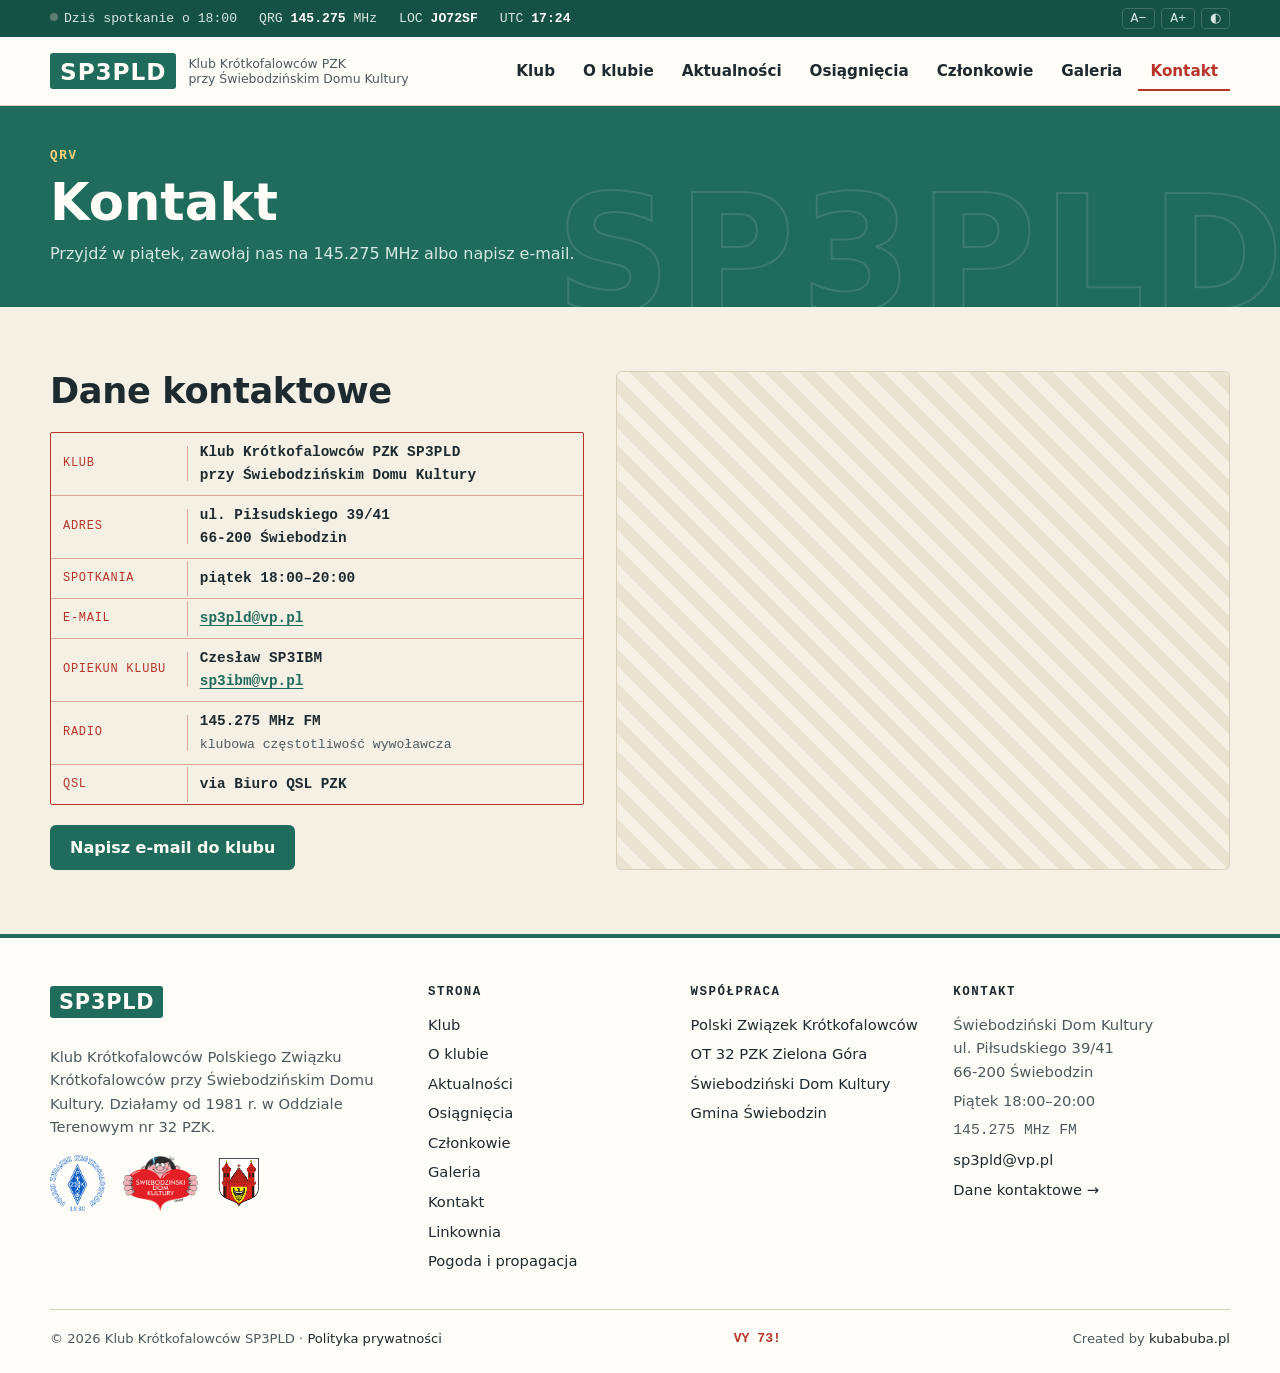
<file: kontakt.html>
<!doctype html>
<html lang="pl">
<head>
  <meta charset="utf-8">
  <meta name="viewport" content="width=device-width, initial-scale=1">
  <title>Kontakt — SP3PLD Świebodzin</title>
  <meta name="description" content="Kontakt z klubem krótkofalowców SP3PLD: e-mail klubu i opiekuna klubu (Czesław SP3IBM). Świebodziński Dom Kultury, ul. Piłsudskiego 39/41, Świebodzin. Spotkania w piątki 18:00–20:00.">
  <meta property="og:type" content="website">
  <meta property="og:title" content="Kontakt — SP3PLD Świebodzin">
  <meta property="og:description" content="Kontakt z klubem krótkofalowców SP3PLD. Świebodziński Dom Kultury, ul. Piłsudskiego 39/41, Świebodzin. Spotkania w piątki 18:00–20:00.">
  <meta property="og:image" content="assets/img/qsl-sp3pld-vintage.jpg">
  <meta name="theme-color" content="#1f6b5c">
  <link rel="icon" href="favicon.svg" type="image/svg+xml">
  <link rel="stylesheet" href="assets/css/style.css">
</head>
<body data-page="kontakt">
  <a class="skip" href="#main">Przejdź do treści</a>
  <div id="header-placeholder"></div>

  <main id="main">
    <section class="page-head">
      <div class="wrap">
        <span class="eyebrow">QRV</span>
        <h1>Kontakt</h1>
        <p>Przyjdź w piątek, zawołaj nas na 145.275 MHz albo napisz e-mail.</p>
      </div>
    </section>

    <section class="section">
      <div class="wrap contact-grid">
        <div class="contact-data">
          <h2>Dane kontaktowe</h2>
          <dl class="station">
            <div><dt>Klub</dt><dd>Klub Krótkofalowców PZK <span class="call">SP3PLD</span><br>przy Świebodzińskim Domu Kultury</dd></div>
            <div><dt>Adres</dt><dd>ul. Piłsudskiego 39/41<br>66-200 Świebodzin</dd></div>
            <div><dt>Spotkania</dt><dd>piątek 18:00–20:00</dd></div>
            <div><dt>E-mail</dt><dd><a data-u="sp3pld" data-d="vp.pl">sp3pld (małpa) vp.pl</a></dd></div>
            <div><dt>Opiekun klubu</dt><dd>Czesław <span class="call">SP3IBM</span><br><a data-u="sp3ibm" data-d="vp.pl">sp3ibm (małpa) vp.pl</a></dd></div>
            <div><dt>Radio</dt><dd>145.275 MHz FM<br><span class="dd-note">klubowa częstotliwość wywoławcza</span></dd></div>
            <div><dt>QSL</dt><dd>via Biuro QSL PZK</dd></div>
          </dl>
          <div class="btns"><a class="btn" data-u="sp3pld" data-d="vp.pl" data-keep-text>Napisz e-mail do klubu</a></div>
        </div>
        <div class="map-box">
          <iframe title="Mapa — Świebodziński Dom Kultury, ul. Piłsudskiego 39/41, Świebodzin" referrerpolicy="no-referrer-when-downgrade" src="https://www.google.com/maps?q=%C5%9Awiebodzi%C5%84ski%20Dom%20Kultury%2C%20Pi%C5%82sudskiego%2039%2C%2066-200%20%C5%9Awiebodzin&amp;output=embed"></iframe>
        </div>
      </div>
    </section>
  </main>

  <div id="footer-placeholder"></div>
  <script src="assets/js/components.js"></script>
  <script src="assets/js/main.js"></script>
</body>
</html>
</file>
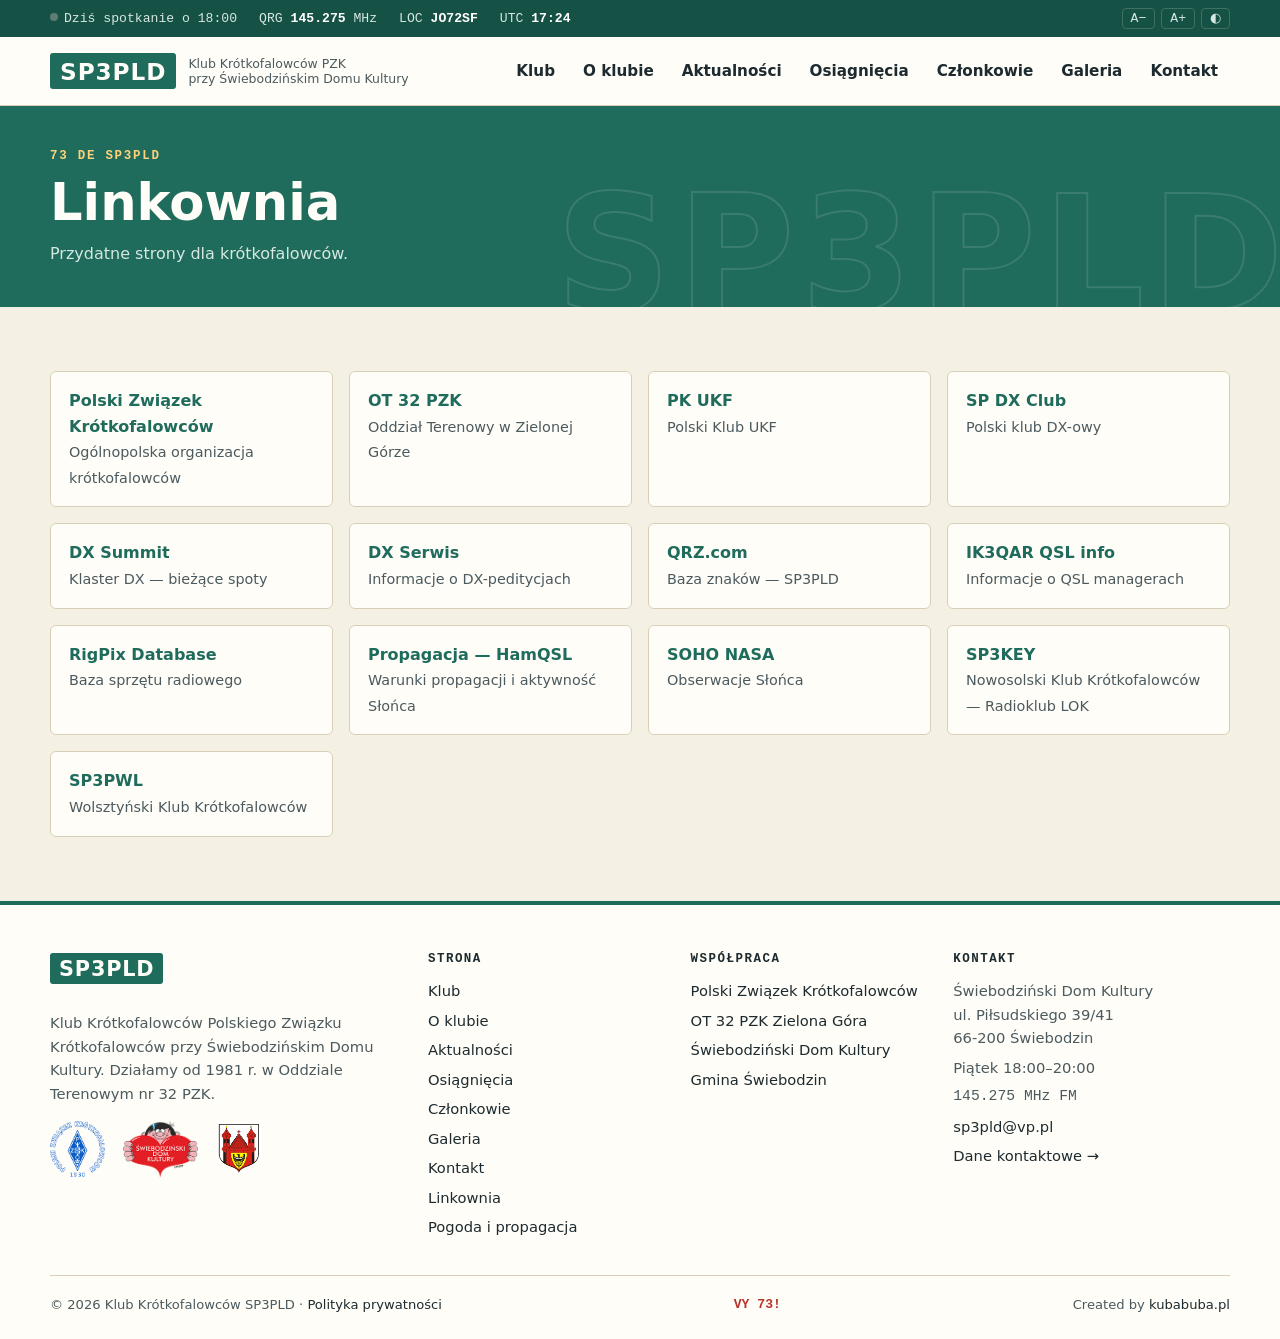
<file: linki.html>
<!doctype html>
<html lang="pl">
<head>
  <meta charset="utf-8">
  <meta name="viewport" content="width=device-width, initial-scale=1">
  <title>Linkownia — SP3PLD Świebodzin</title>
  <meta name="description" content="Przydatne linki dla krótkofalowców: PZK, OT 32, klastry DX, propagacja, QSL info.">
  <meta property="og:type" content="website">
  <meta property="og:title" content="Linkownia — SP3PLD Świebodzin">
  <meta property="og:description" content="Przydatne linki dla krótkofalowców: PZK, OT 32, klastry DX, propagacja, QSL info.">
  <meta property="og:image" content="assets/img/qsl-sp3pld-vintage.jpg">
  <meta name="theme-color" content="#1f6b5c">
  <link rel="icon" href="favicon.svg" type="image/svg+xml">
  <link rel="stylesheet" href="assets/css/style.css">
</head>
<body data-page="linki">
  <a class="skip" href="#main">Przejdź do treści</a>
  <div id="header-placeholder"></div>

  <main id="main">
    <section class="page-head">
      <div class="wrap">
        <span class="eyebrow">73 de SP3PLD</span>
        <h1>Linkownia</h1>
        <p>Przydatne strony dla krótkofalowców.</p>
      </div>
    </section>

    <section class="section">
      <div class="wrap">
        <ul class="links">
          <li><a href="https://pzk.org.pl" target="_blank" rel="noopener"><strong>Polski Związek Krótkofalowców</strong><span>Ogólnopolska organizacja krótkofalowców</span></a></li>
          <li><a href="https://ot32.pzk.org.pl/" target="_blank" rel="noopener"><strong>OT 32 PZK</strong><span>Oddział Terenowy w Zielonej Górze</span></a></li>
          <li><a href="https://pk-ukf.org.pl/" target="_blank" rel="noopener"><strong>PK UKF</strong><span>Polski Klub UKF</span></a></li>
          <li><a href="http://www.spdxc.org/" target="_blank" rel="noopener"><strong>SP DX Club</strong><span>Polski klub DX-owy</span></a></li>
          <li><a href="http://www.dxsummit.fi/" target="_blank" rel="noopener"><strong>DX Summit</strong><span>Klaster DX — bieżące spoty</span></a></li>
          <li><a href="http://www.dxserwis.info/" target="_blank" rel="noopener"><strong>DX Serwis</strong><span>Informacje o DX-peditycjach</span></a></li>
          <li><a href="https://www.qrz.com/db/SP3PLD" target="_blank" rel="noopener"><strong>QRZ.com</strong><span>Baza znaków — SP3PLD</span></a></li>
          <li><a href="http://www.ik3qar.it/manager/" target="_blank" rel="noopener"><strong>IK3QAR QSL info</strong><span>Informacje o QSL managerach</span></a></li>
          <li><a href="http://www.rigpix.com/" target="_blank" rel="noopener"><strong>RigPix Database</strong><span>Baza sprzętu radiowego</span></a></li>
          <li><a href="https://www.hamqsl.com/solar.html" target="_blank" rel="noopener"><strong>Propagacja — HamQSL</strong><span>Warunki propagacji i aktywność Słońca</span></a></li>
          <li><a href="https://soho.nascom.nasa.gov/" target="_blank" rel="noopener"><strong>SOHO NASA</strong><span>Obserwacje Słońca</span></a></li>
          <li><a href="http://www.sp3key.com/" target="_blank" rel="noopener"><strong>SP3KEY</strong><span>Nowosolski Klub Krótkofalowców — Radioklub LOK</span></a></li>
          <li><a href="https://www.sp3pwl.pl/" target="_blank" rel="noopener"><strong>SP3PWL</strong><span>Wolsztyński Klub Krótkofalowców</span></a></li>
        </ul>
      </div>
    </section>
  </main>

  <div id="footer-placeholder"></div>
  <script src="assets/js/components.js"></script>
  <script src="assets/js/main.js"></script>
</body>
</html>
</file>
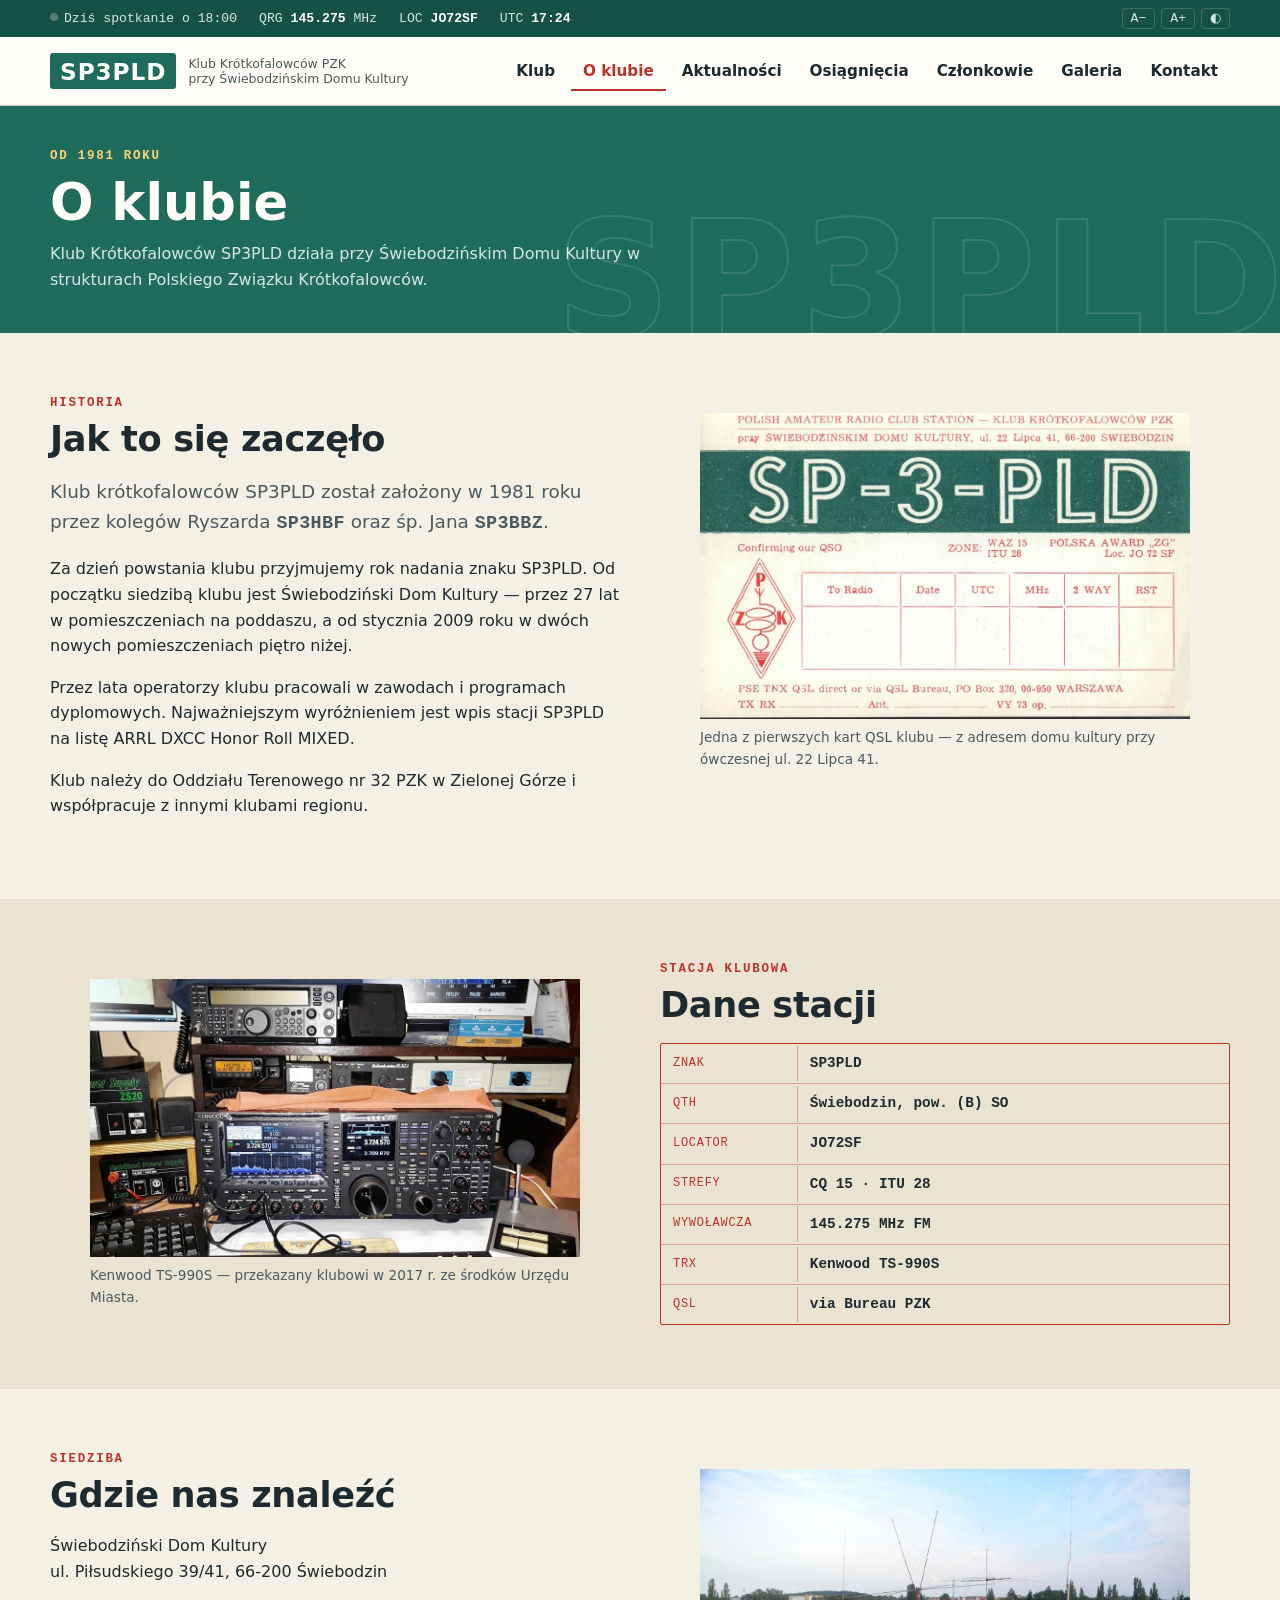
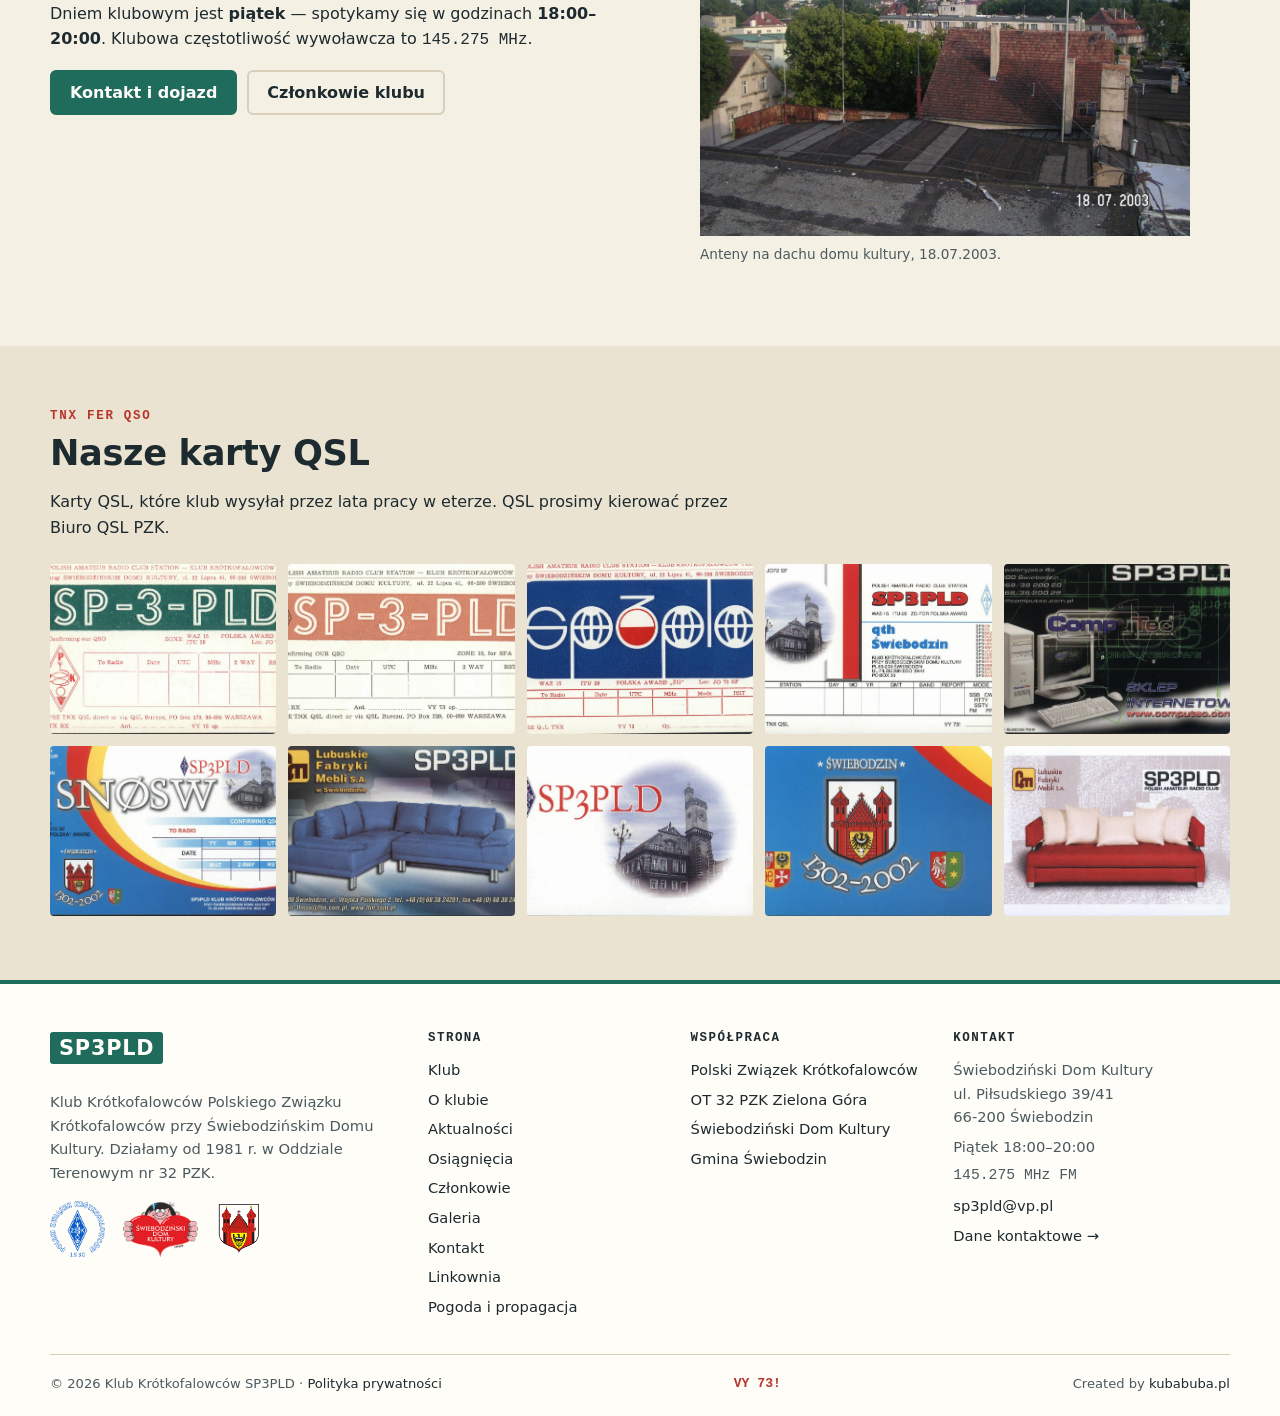
<file: o-klubie.html>
<!doctype html>
<html lang="pl">
<head>
  <meta charset="utf-8">
  <meta name="viewport" content="width=device-width, initial-scale=1">
  <title>O klubie — SP3PLD Świebodzin</title>
  <meta name="description" content="Historia klubu krótkofalowców SP3PLD w Świebodzinie: od 1981 r. przy Świebodzińskim Domu Kultury, w strukturach PZK OT 32.">
  <meta property="og:type" content="website">
  <meta property="og:title" content="O klubie — SP3PLD Świebodzin">
  <meta property="og:description" content="Historia klubu krótkofalowców SP3PLD w Świebodzinie: od 1981 r. przy Świebodzińskim Domu Kultury, w strukturach PZK OT 32.">
  <meta property="og:image" content="assets/img/qsl-sp3pld-vintage.jpg">
  <meta name="theme-color" content="#1f6b5c">
  <link rel="icon" href="favicon.svg" type="image/svg+xml">
  <link rel="stylesheet" href="assets/css/style.css">
</head>
<body data-page="o-klubie">
  <a class="skip" href="#main">Przejdź do treści</a>
  <div id="header-placeholder"></div>

  <main id="main">
    <section class="page-head">
      <div class="wrap">
        <span class="eyebrow">Od 1981 roku</span>
        <h1>O klubie</h1>
        <p>Klub Krótkofalowców SP3PLD działa przy Świebodzińskim Domu Kultury w strukturach Polskiego Związku Krótkofalowców.</p>
      </div>
    </section>

    <section class="section">
      <div class="wrap two-col">
        <div class="prose">
          <span class="eyebrow">Historia</span>
          <h2>Jak to się zaczęło</h2>
          <p class="lead">Klub krótkofalowców SP3PLD został założony w 1981 roku przez kolegów Ryszarda <span class="call">SP3HBF</span> oraz śp. Jana <span class="call">SP3BBZ</span>.</p>
          <p>Za dzień powstania klubu przyjmujemy rok nadania znaku SP3PLD. Od początku siedzibą klubu jest Świebodziński Dom Kultury — przez 27 lat w pomieszczeniach na poddaszu, a od stycznia 2009 roku w dwóch nowych pomieszczeniach piętro niżej.</p>
          <p>Przez lata operatorzy klubu pracowali w zawodach i programach dyplomowych. Najważniejszym wyróżnieniem jest wpis stacji SP3PLD na listę ARRL DXCC Honor Roll MIXED.</p>
          <p>Klub należy do Oddziału Terenowego nr 32 PZK w Zielonej Górze i współpracuje z innymi klubami regionu.</p>
        </div>
        <figure>
          <img src="assets/img/qsl-sp3pld-vintage.jpg" alt="Historyczna karta QSL klubu SP3PLD" width="1128" height="705" loading="lazy">
          <figcaption>Jedna z pierwszych kart QSL klubu — z adresem domu kultury przy ówczesnej ul. 22 Lipca 41.</figcaption>
        </figure>
      </div>
    </section>

    <section class="section alt">
      <div class="wrap two-col">
        <figure>
          <img src="assets/img/kenwood-ts990.jpg" alt="Transceiver Kenwood TS-990S na stanowisku klubowym" width="1024" height="582" loading="lazy">
          <figcaption>Kenwood TS-990S — przekazany klubowi w 2017 r. ze środków Urzędu Miasta.</figcaption>
        </figure>
        <div>
          <span class="eyebrow">Stacja klubowa</span>
          <h2>Dane stacji</h2>
          <dl class="station">
            <div><dt>Znak</dt><dd>SP3PLD</dd></div>
            <div><dt>QTH</dt><dd>Świebodzin, pow. (B) SO</dd></div>
            <div><dt>Locator</dt><dd>JO72SF</dd></div>
            <div><dt>Strefy</dt><dd>CQ 15 · ITU 28</dd></div>
            <div><dt>Wywoławcza</dt><dd>145.275 MHz FM</dd></div>
            <div><dt>TRX</dt><dd>Kenwood TS-990S</dd></div>
            <div><dt>QSL</dt><dd>via Bureau PZK</dd></div>
          </dl>
        </div>
      </div>
    </section>

    <section class="section">
      <div class="wrap two-col">
        <div class="prose">
          <span class="eyebrow">Siedziba</span>
          <h2>Gdzie nas znaleźć</h2>
          <p>Świebodziński Dom Kultury<br>ul. Piłsudskiego 39/41, 66-200 Świebodzin</p>
          <p>Dniem klubowym jest <strong>piątek</strong> — spotykamy się w godzinach <strong>18:00–20:00</strong>. Klubowa częstotliwość wywoławcza to <span class="mono">145.275 MHz</span>.</p>
          <div class="btns"><a class="btn" href="kontakt.html">Kontakt i dojazd</a><a class="btn ghost" href="czlonkowie.html">Członkowie klubu</a></div>
        </div>
        <figure>
          <img src="assets/img/anteny-dach.jpg" alt="Anteny klubowe na dachu domu kultury, lipiec 2003" width="640" height="480" loading="lazy">
          <figcaption>Anteny na dachu domu kultury, 18.07.2003.</figcaption>
        </figure>
      </div>
    </section>

    <section class="section alt">
      <div class="wrap">
        <div class="section-head">
          <div><span class="eyebrow">TNX FER QSO</span><h2>Nasze karty QSL</h2></div>
        </div>
        <p class="prose" style="margin:-12px 0 24px">Karty QSL, które klub wysyłał przez lata pracy w eterze. QSL prosimy kierować przez Biuro QSL PZK.</p>
        <div class="grid-gallery" data-lightbox>
          <a href="assets/img/qsl/pld1.jpg"><img src="assets/img/qsl/pld1.jpg" alt="Karta QSL SP3PLD (1)" width="1128" height="705" loading="lazy"></a>
          <a href="assets/img/qsl/pld2.jpg"><img src="assets/img/qsl/pld2.jpg" alt="Karta QSL SP3PLD (2)" width="1128" height="708" loading="lazy"></a>
          <a href="assets/img/qsl/pld3.jpg"><img src="assets/img/qsl/pld3.jpg" alt="Karta QSL SP3PLD (3)" width="1128" height="709" loading="lazy"></a>
          <a href="assets/img/qsl/pld5.jpg"><img src="assets/img/qsl/pld5.jpg" alt="Karta QSL SP3PLD (4)" width="1128" height="728" loading="lazy"></a>
          <a href="assets/img/qsl/pld6.jpg"><img src="assets/img/qsl/pld6.jpg" alt="Karta QSL SP3PLD (5)" width="1128" height="724" loading="lazy"></a>
          <a href="assets/img/qsl/pld7.jpg"><img src="assets/img/qsl/pld7.jpg" alt="Karta QSL SP3PLD (6)" width="1128" height="714" loading="lazy"></a>
          <a href="assets/img/qsl/pld8.jpg"><img src="assets/img/qsl/pld8.jpg" alt="Karta QSL SP3PLD (7)" width="1128" height="726" loading="lazy"></a>
          <a href="assets/img/qsl/pld9.jpg"><img src="assets/img/qsl/pld9.jpg" alt="Karta QSL SP3PLD (8)" width="1128" height="728" loading="lazy"></a>
          <a href="assets/img/qsl/pld10.jpg"><img src="assets/img/qsl/pld10.jpg" alt="Karta QSL SP3PLD (9)" width="1128" height="700" loading="lazy"></a>
          <a href="assets/img/qsl/pld11.jpg"><img src="assets/img/qsl/pld11.jpg" alt="Karta QSL SP3PLD (10)" width="1128" height="752" loading="lazy"></a>
        </div>
      </div>
    </section>
  </main>

  <div id="footer-placeholder"></div>
  <script src="assets/js/components.js"></script>
  <script src="assets/js/main.js"></script>
</body>
</html>
</file>
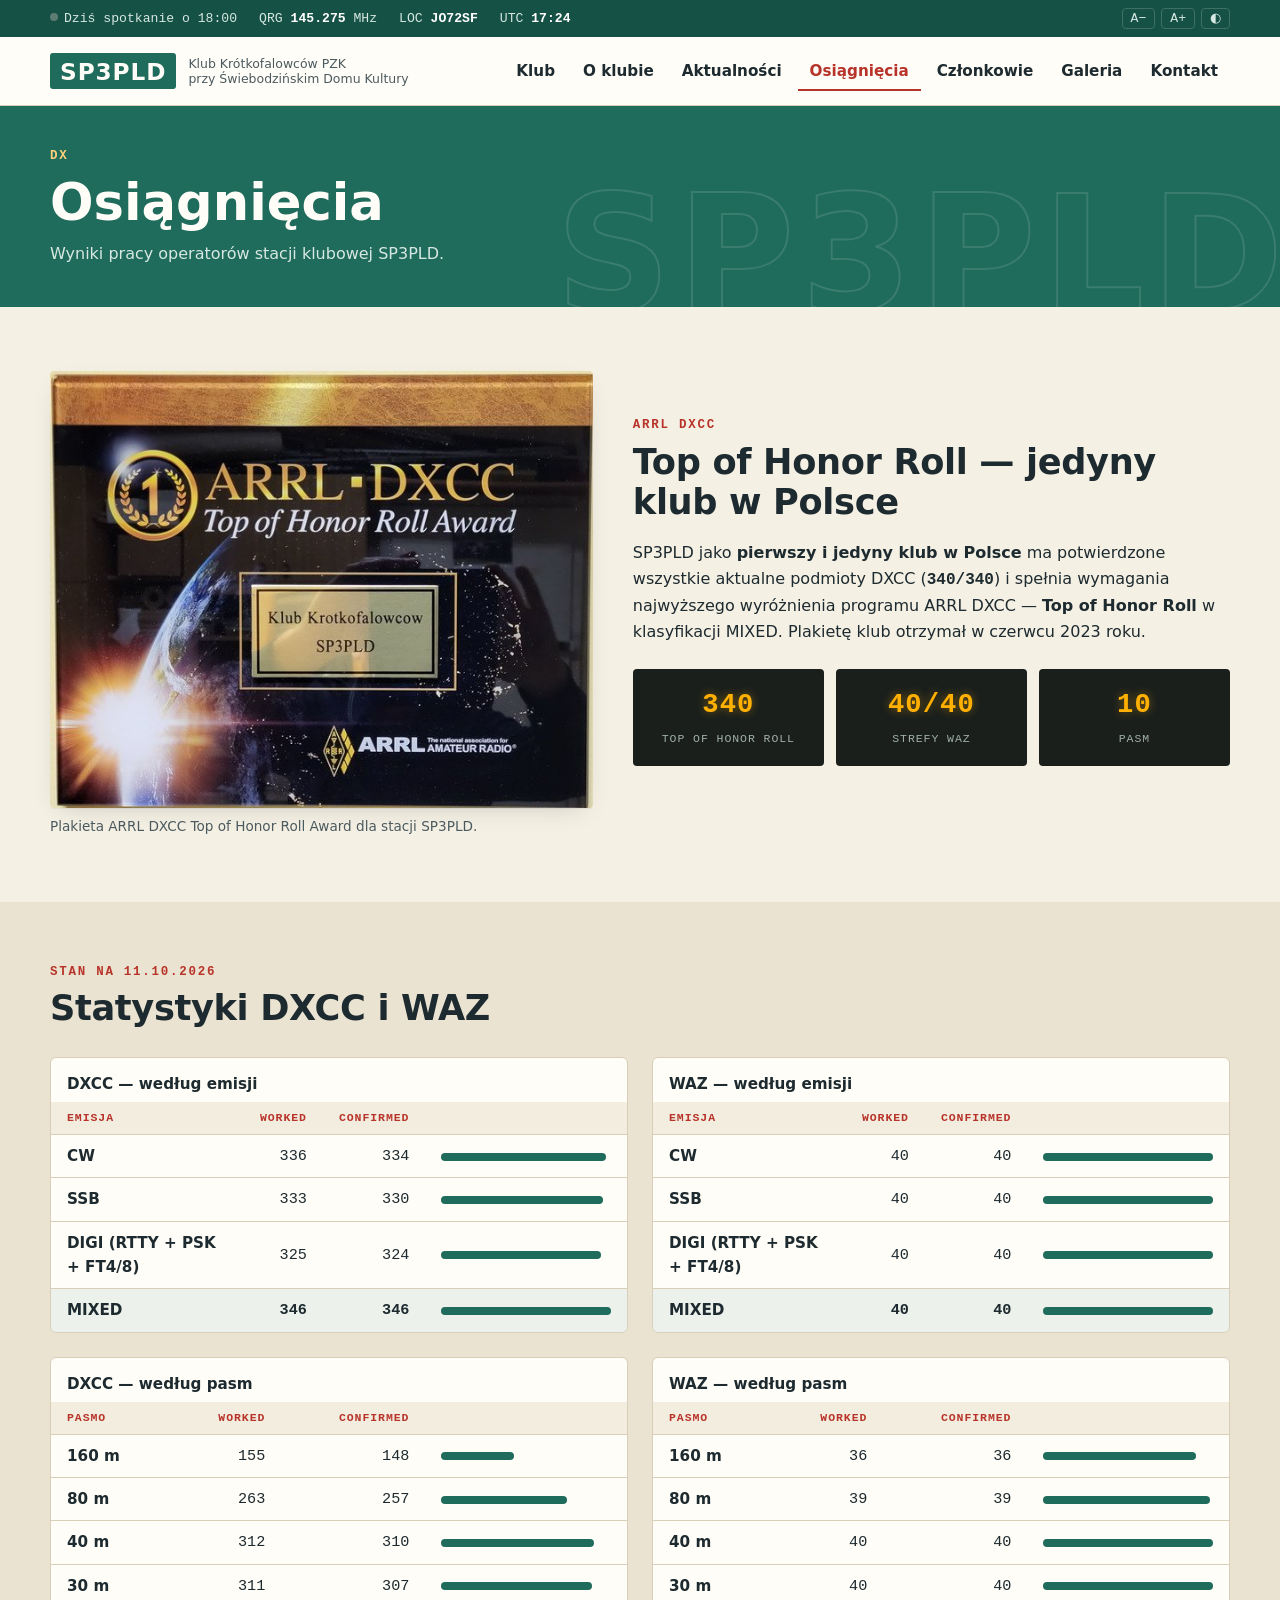
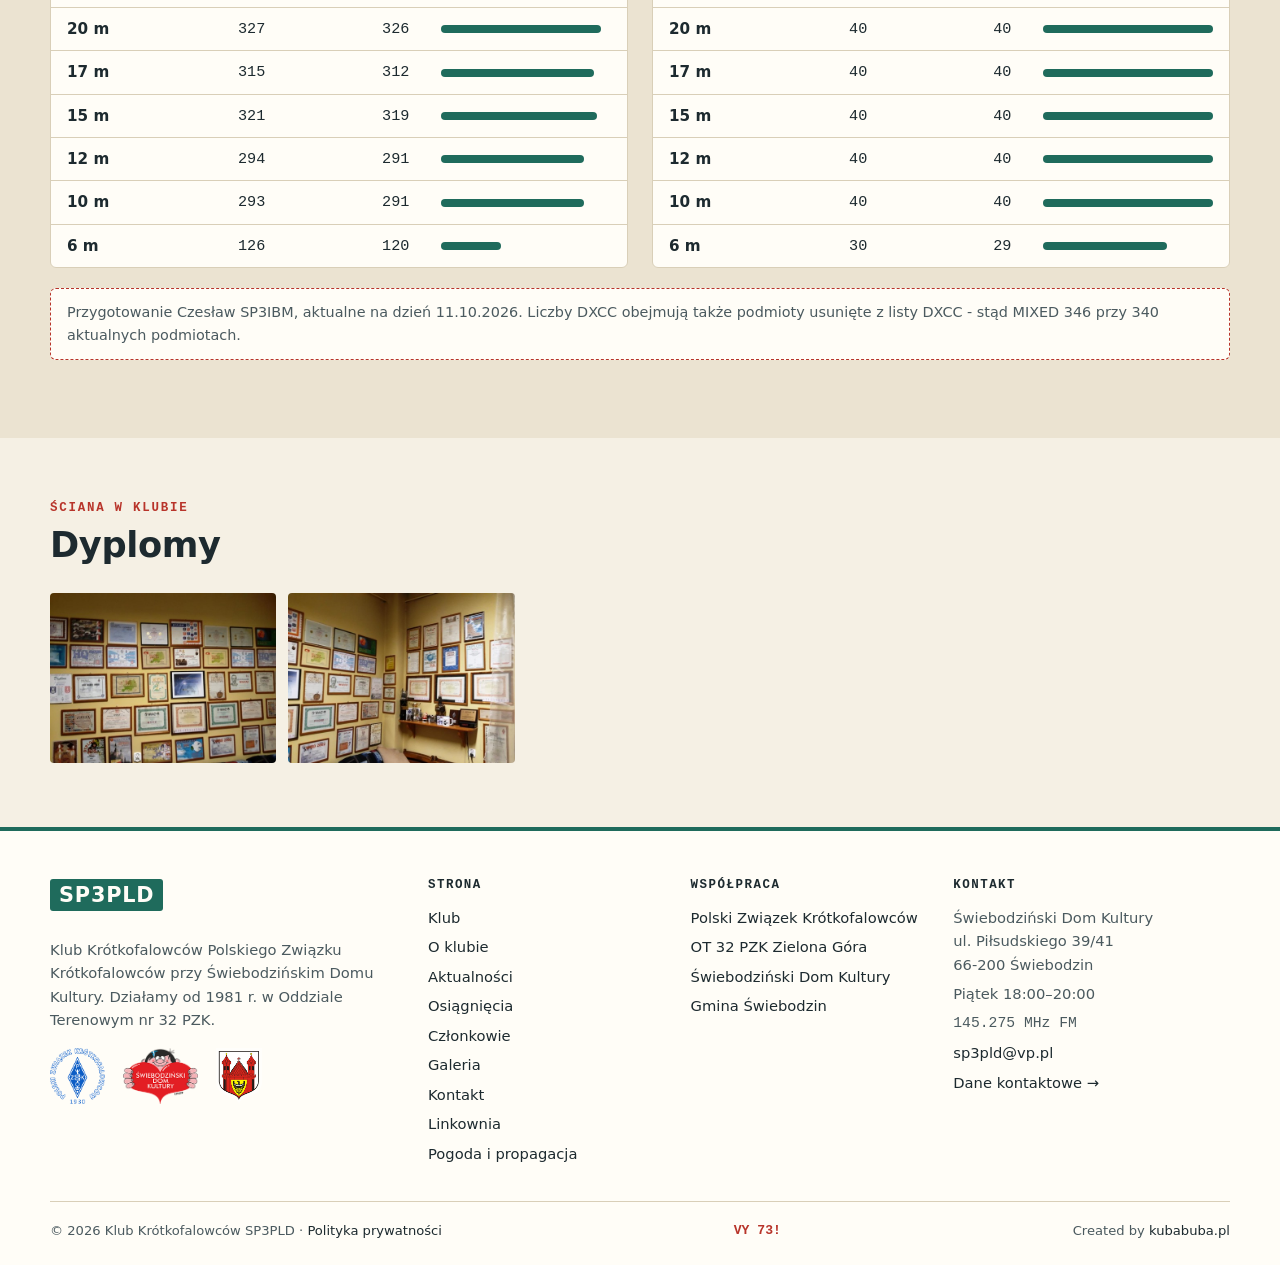
<file: osiagniecia.html>
<!doctype html>
<html lang="pl">
<head>
  <meta charset="utf-8">
  <meta name="viewport" content="width=device-width, initial-scale=1">
  <title>Osiągnięcia — SP3PLD Świebodzin</title>
  <meta name="description" content="Osiągnięcia stacji klubowej SP3PLD: DXCC Top of Honor Roll MIXED — jedyny klub w Polsce, statystyki DXCC i WAZ według emisji i pasm.">
  <meta property="og:type" content="website">
  <meta property="og:title" content="Osiągnięcia — SP3PLD Świebodzin">
  <meta property="og:description" content="Osiągnięcia stacji klubowej SP3PLD: DXCC Top of Honor Roll MIXED — jedyny klub w Polsce, statystyki DXCC i WAZ według emisji i pasm.">
  <meta property="og:image" content="assets/img/qsl-sp3pld-vintage.jpg">
  <meta name="theme-color" content="#1f6b5c">
  <link rel="icon" href="favicon.svg" type="image/svg+xml">
  <link rel="stylesheet" href="assets/css/style.css">
</head>
<body data-page="osiagniecia">
  <a class="skip" href="#main">Przejdź do treści</a>
  <div id="header-placeholder"></div>

  <main id="main">
    <section class="page-head">
      <div class="wrap">
        <span class="eyebrow">DX</span>
        <h1>Osiągnięcia</h1>
        <p>Wyniki pracy operatorów stacji klubowej SP3PLD.</p>
      </div>
    </section>

    <section class="section">
      <div class="wrap honor">
        <figure>
          <img src="assets/img/aktualnosci/2023-top-honor-roll/1.jpg" alt="Plakieta ARRL DXCC Top of Honor Roll Award dla Klubu Krótkofalowców SP3PLD" width="611" height="492" loading="lazy">
          <figcaption>Plakieta ARRL DXCC Top of Honor Roll Award dla stacji SP3PLD.</figcaption>
        </figure>
        <div>
          <span class="eyebrow">ARRL DXCC</span>
          <h2>Top of Honor Roll — jedyny klub w Polsce</h2>
          <p>SP3PLD jako <strong>pierwszy i jedyny klub w Polsce</strong> ma potwierdzone wszystkie aktualne podmioty DXCC (<strong class="mono" data-stat="honor-roll-full">340/340</strong>) i spełnia wymagania najwyższego wyróżnienia programu ARRL DXCC — <strong>Top of Honor Roll</strong> w klasyfikacji MIXED. Plakietę klub otrzymał w czerwcu 2023 roku.</p>
          <div class="stats">
            <div class="stat"><strong data-stat="honor-roll">340</strong><span>Top of Honor Roll</span></div>
            <div class="stat"><strong data-stat="waz-mixed">40/40</strong><span>Strefy WAZ</span></div>
            <div class="stat"><strong data-stat="pasma">10</strong><span>Pasm</span></div>
          </div>
        </div>
      </div>
    </section>

    <section class="section alt">
      <div class="wrap">
        <div class="section-head">
          <div><span class="eyebrow" data-stat-date>Stan na 11.10.2026</span><h2>Statystyki DXCC i WAZ</h2></div>
        </div>
        <div class="tables-grid" id="stats-tables" aria-live="polite">
          <noscript><p class="note">Tabele statystyk wymagają włączonej obsługi JavaScript.</p></noscript>
        </div>
        <p class="note" style="margin-top:20px" data-stat-note>Przygotowanie Czesław SP3IBM, aktualne na dzień 11.10.2026. Liczby DXCC obejmują także podmioty usunięte z listy DXCC - stąd MIXED 346 przy 340 aktualnych podmiotach.</p>
      </div>
    </section>

    <section class="section">
      <div class="wrap">
        <div class="section-head"><div><span class="eyebrow">Ściana w klubie</span><h2>Dyplomy</h2></div></div>
        <div class="grid-gallery" data-lightbox>
          <a href="assets/img/galeria/dyplomy/dyplomy1.jpg"><img src="assets/img/galeria/dyplomy/dyplomy1.jpg" alt="Dyplomy klubu na ścianie" width="558" height="418" loading="lazy"></a>
          <a href="assets/img/galeria/dyplomy/dyplomy2.jpg"><img src="assets/img/galeria/dyplomy/dyplomy2.jpg" alt="Dyplomy klubu na ścianie" width="558" height="418" loading="lazy"></a>
        </div>
      </div>
    </section>
  </main>

  <div id="footer-placeholder"></div>
  <script src="assets/js/components.js"></script>
  <script src="assets/js/main.js"></script>
  <script src="assets/js/osiagniecia.js"></script>
</body>
</html>
</file>
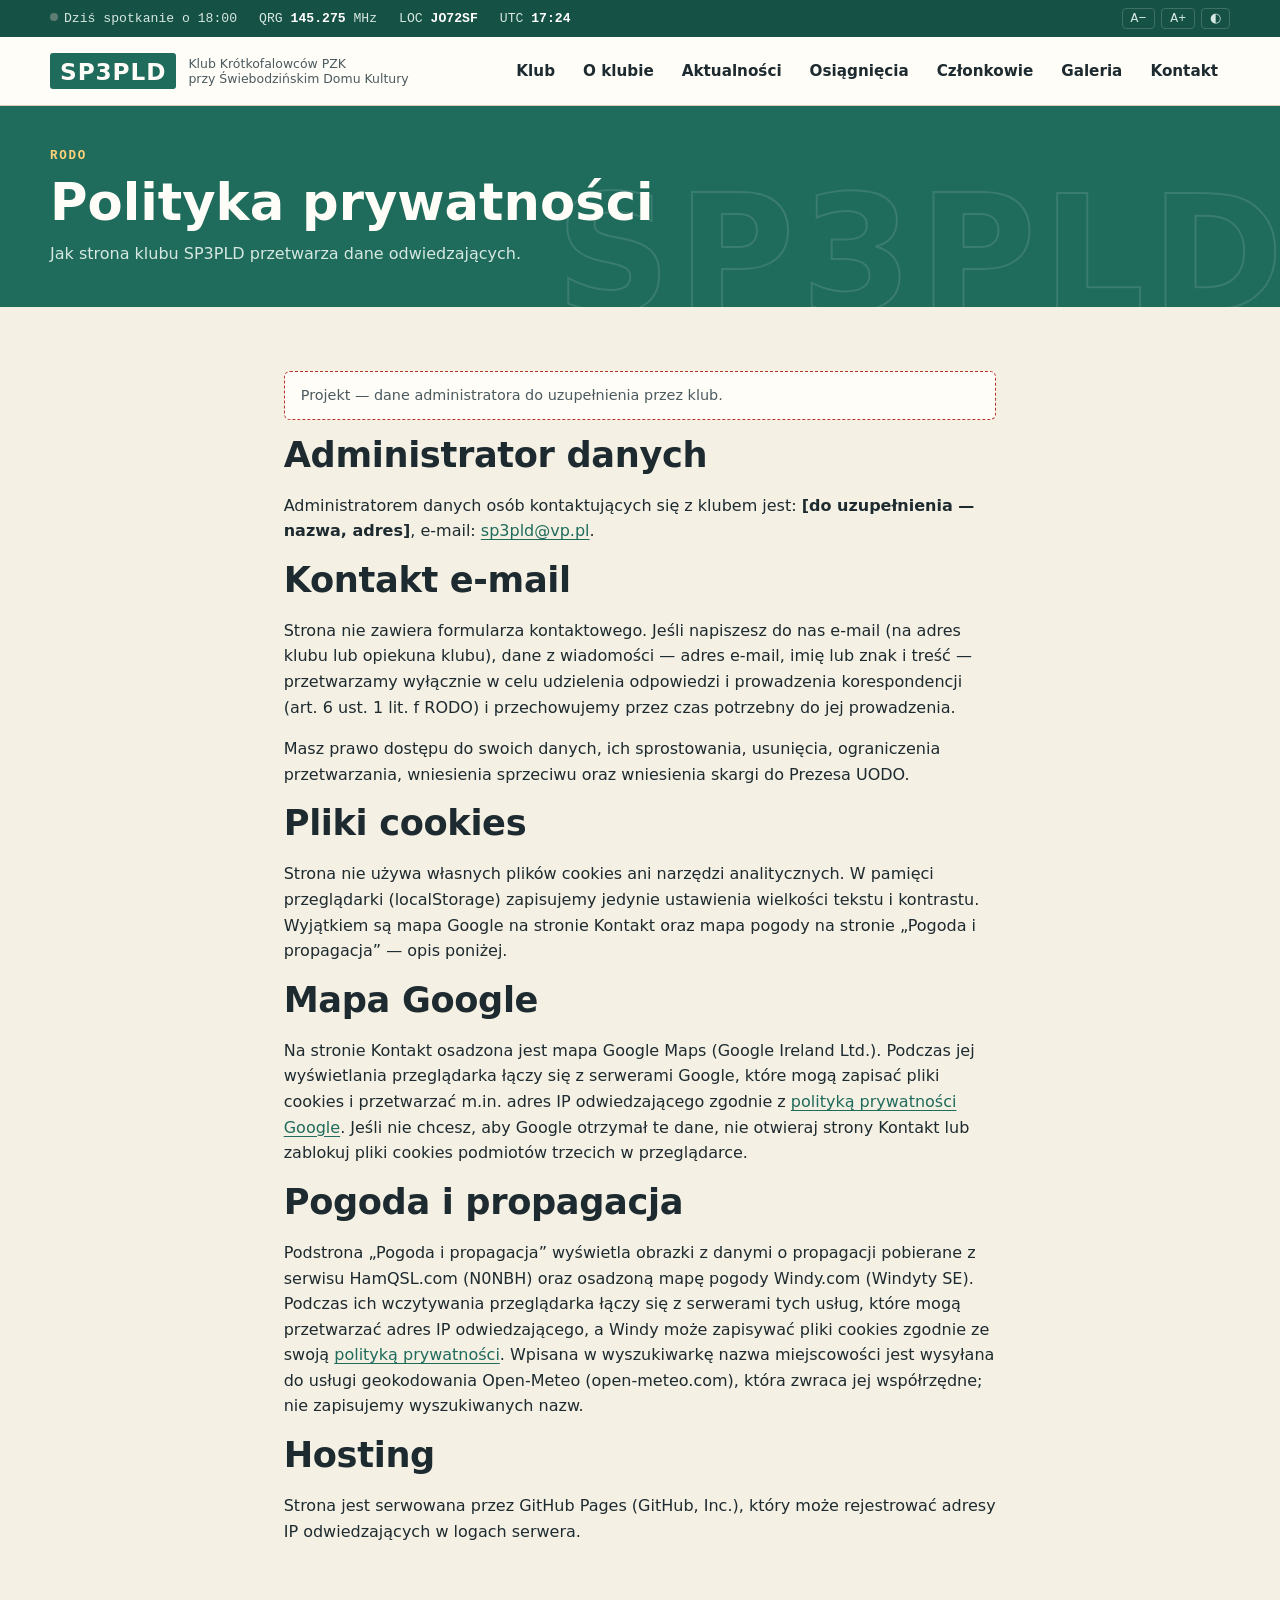
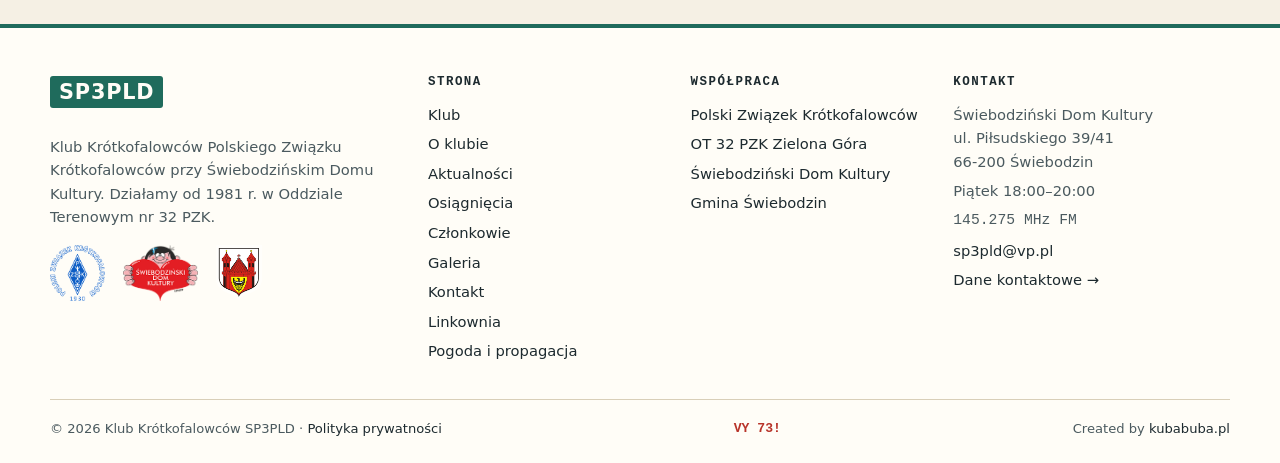
<file: polityka-prywatnosci.html>
<!doctype html>
<html lang="pl">
<head>
  <meta charset="utf-8">
  <meta name="viewport" content="width=device-width, initial-scale=1">
  <title>Polityka prywatności — SP3PLD Świebodzin</title>
  <meta name="description" content="Polityka prywatności strony klubu krótkofalowców SP3PLD.">
  <meta property="og:type" content="website">
  <meta property="og:title" content="Polityka prywatności — SP3PLD Świebodzin">
  <meta property="og:description" content="Polityka prywatności strony klubu krótkofalowców SP3PLD.">
  <meta property="og:image" content="assets/img/qsl-sp3pld-vintage.jpg">
  <meta name="theme-color" content="#1f6b5c">
  <link rel="icon" href="favicon.svg" type="image/svg+xml">
  <link rel="stylesheet" href="assets/css/style.css">
</head>
<body data-page="polityka-prywatnosci">
  <a class="skip" href="#main">Przejdź do treści</a>
  <div id="header-placeholder"></div>

  <main id="main">
    <section class="page-head">
      <div class="wrap">
        <span class="eyebrow">RODO</span>
        <h1>Polityka prywatności</h1>
        <p>Jak strona klubu SP3PLD przetwarza dane odwiedzających.</p>
      </div>
    </section>

    <section class="section">
      <div class="wrap prose">
        <p class="note">Projekt — dane administratora do uzupełnienia przez klub.</p>
        <h2>Administrator danych</h2>
        <p>Administratorem danych osób kontaktujących się z klubem jest: <strong>[do uzupełnienia — nazwa, adres]</strong>, e-mail: <a data-u="sp3pld" data-d="vp.pl">sp3pld (małpa) vp.pl</a>.</p>
        <h2>Kontakt e-mail</h2>
        <p>Strona nie zawiera formularza kontaktowego. Jeśli napiszesz do nas e-mail (na adres klubu lub opiekuna klubu), dane z wiadomości — adres e-mail, imię lub znak i treść — przetwarzamy wyłącznie w celu udzielenia odpowiedzi i prowadzenia korespondencji (art. 6 ust. 1 lit. f RODO) i przechowujemy przez czas potrzebny do jej prowadzenia.</p>
        <p>Masz prawo dostępu do swoich danych, ich sprostowania, usunięcia, ograniczenia przetwarzania, wniesienia sprzeciwu oraz wniesienia skargi do Prezesa UODO.</p>
        <h2>Pliki cookies</h2>
        <p>Strona nie używa własnych plików cookies ani narzędzi analitycznych. W pamięci przeglądarki (localStorage) zapisujemy jedynie ustawienia wielkości tekstu i kontrastu. Wyjątkiem są mapa Google na stronie Kontakt oraz mapa pogody na stronie „Pogoda i propagacja” — opis poniżej.</p>
        <h2>Mapa Google</h2>
        <p>Na stronie Kontakt osadzona jest mapa Google Maps (Google Ireland Ltd.). Podczas jej wyświetlania przeglądarka łączy się z serwerami Google, które mogą zapisać pliki cookies i przetwarzać m.in. adres IP odwiedzającego zgodnie z <a href="https://policies.google.com/privacy?hl=pl" target="_blank" rel="noopener">polityką prywatności Google</a>. Jeśli nie chcesz, aby Google otrzymał te dane, nie otwieraj strony Kontakt lub zablokuj pliki cookies podmiotów trzecich w przeglądarce.</p>
        <h2>Pogoda i propagacja</h2>
        <p>Podstrona „Pogoda i propagacja” wyświetla obrazki z danymi o propagacji pobierane z serwisu HamQSL.com (N0NBH) oraz osadzoną mapę pogody Windy.com (Windyty SE). Podczas ich wczytywania przeglądarka łączy się z serwerami tych usług, które mogą przetwarzać adres IP odwiedzającego, a Windy może zapisywać pliki cookies zgodnie ze swoją <a href="https://account.windy.com/agreements/windy-privacy-policy" target="_blank" rel="noopener">polityką prywatności</a>. Wpisana w wyszukiwarkę nazwa miejscowości jest wysyłana do usługi geokodowania Open-Meteo (open-meteo.com), która zwraca jej współrzędne; nie zapisujemy wyszukiwanych nazw.</p>
        <h2>Hosting</h2>
        <p>Strona jest serwowana przez GitHub Pages (GitHub, Inc.), który może rejestrować adresy IP odwiedzających w logach serwera.</p>
      </div>
    </section>
  </main>

  <div id="footer-placeholder"></div>
  <script src="assets/js/components.js"></script>
  <script src="assets/js/main.js"></script>
</body>
</html>
</file>
<file: assets/css/style.css>
/* =========================================================
   SP3PLD — motyw „Karta QSL” (jasny)
   Papier karty QSL + zielony pas ze znakiem + czerwony druk.
   ========================================================= */

:root {
  --paper: #f5f0e4;
  --paper-2: #ebe3d1;
  --card: #fffdf7;
  --ink: #1d2a2f;
  --ink-soft: #4b5a5f;
  --line: #d9cfb8;
  --band: #1f6b5c;        /* zieleń z pasa na starej QSL */
  --band-dark: #165145;
  --band-ink: #fffdf7;
  --stamp: #b8342a;       /* czerwony druk karty */
  --display: #ffb000;     /* bursztyn wyświetlacza TRX */
  --display-bg: #1a1f1c;

  --font: system-ui, -apple-system, "Segoe UI", Roboto, "Helvetica Neue", Arial, sans-serif;
  --mono: ui-monospace, "Cascadia Mono", "Consolas", "SFMono-Regular", Menlo, monospace;

  --wrap: 1180px;
  --r: 6px;
  --shadow: 0 1px 0 rgba(0,0,0,.04), 0 8px 24px -12px rgba(30,40,40,.25);

  color-scheme: light;
}

/* tryb wysokiego kontrastu (pasek dostępności) */
:root[data-contrast="high"] {
  --paper: #fff; --paper-2: #fff; --card: #fff; --ink: #000; --ink-soft: #000; --line: #000;
  --band: #003d33; --band-dark: #002a23; --stamp: #8a0000;
}

*, *::before, *::after { box-sizing: border-box; }
html { font-size: calc(100% * var(--fs-scale, 1)); scroll-behavior: smooth; }
body {
  margin: 0; font-family: var(--font); color: var(--ink); background: var(--paper);
  line-height: 1.6; -webkit-font-smoothing: antialiased;
}
img { max-width: 100%; height: auto; display: block; }
a { color: var(--band); text-underline-offset: 3px; }
a:hover { color: var(--stamp); }
:focus-visible { outline: 3px solid var(--stamp); outline-offset: 2px; }
h1, h2, h3 { line-height: 1.15; margin: 0 0 .5em; }
h2 { font-size: clamp(1.6rem, 3vw, 2.2rem); letter-spacing: -.01em; }
h3 { font-size: 1.2rem; }
.wrap { width: min(var(--wrap), 100% - 32px); margin-inline: auto; }
.mono, .call { font-family: var(--mono); }
.call { font-weight: 700; letter-spacing: .02em; }
.sr-only { position: absolute; width: 1px; height: 1px; overflow: hidden; clip: rect(0 0 0 0); white-space: nowrap; }
.skip { position: absolute; left: -999px; top: 8px; background: var(--ink); color: var(--paper); padding: 8px 12px; z-index: 100; }
.skip:focus { left: 8px; }

/* ---------- pasek stacji (UTC, QRG, dzień klubowy) ---------- */
.statusbar { background: var(--band-dark); color: #d6e8e1; font: 500 .82rem/1 var(--mono); }
.statusbar .wrap { display: flex; gap: 16px; align-items: center; padding-block: 8px; white-space: nowrap; }
/* ticker: przewija się w pętli tylko gdy treść się nie mieści (klasa .is-scrolling z main.js) */
.ticker { flex: 1; min-width: 0; overflow: hidden; }
.ticker-track { display: flex; width: max-content; }
.ticker-items { display: flex; gap: 22px; }
.ticker.is-scrolling {
  -webkit-mask-image: linear-gradient(90deg, transparent, #000 12px, #000 calc(100% - 20px), transparent);
          mask-image: linear-gradient(90deg, transparent, #000 12px, #000 calc(100% - 20px), transparent);
}
.ticker.is-scrolling .ticker-items { padding-right: 48px; }
.ticker.is-scrolling .ticker-track { animation: ticker var(--ticker-dur, 20s) linear infinite; }
.ticker.is-scrolling:hover .ticker-track, .ticker.is-scrolling:active .ticker-track { animation-play-state: paused; }
@keyframes ticker { to { transform: translateX(-50%); } }
@media (prefers-reduced-motion: reduce) { .ticker { overflow-x: auto; scrollbar-width: none; } }
.statusbar b { color: #fff; font-weight: 700; }
.statusbar .led { display: inline-block; width: 8px; height: 8px; border-radius: 50%; background: #5d7d73; margin-right: 6px; vertical-align: 1px; }
.statusbar .led.on { background: #5dff9e; box-shadow: 0 0 8px #5dff9e; }
.statusbar .tools { margin-left: auto; display: flex; gap: 6px; flex: none; }
.statusbar button {
  font: inherit; color: #d6e8e1; background: transparent; border: 1px solid #3f7064;
  border-radius: 4px; padding: 3px 8px; cursor: pointer;
}
.statusbar button:hover, .statusbar button[aria-pressed="true"] { border-color: #fff; color: #fff; }

/* ---------- nagłówek ---------- */
.site-header { background: var(--card); border-bottom: 1px solid var(--line); position: sticky; top: 0; z-index: 50; }
.site-header .wrap { display: flex; align-items: center; gap: 24px; min-height: 68px; }
.brand { display: flex; align-items: center; gap: 12px; text-decoration: none; color: var(--ink); }
.brand-call {
  font: 800 1.45rem/1 var(--font); letter-spacing: .04em;
  background: var(--band); color: var(--band-ink); padding: 7px 10px 6px; border-radius: 3px;
}
.brand-sub { font-size: .78rem; line-height: 1.25; color: var(--ink-soft); }
.brand:hover { color: var(--ink); }
.nav { margin-left: auto; }
.nav ul { list-style: none; display: flex; gap: 4px; margin: 0; padding: 0; }
.nav a {
  display: block; padding: 8px 12px; border-radius: var(--r); text-decoration: none;
  color: var(--ink); font-weight: 550; font-size: .95rem;
}
.nav a:hover { background: var(--paper-2); color: var(--ink); }
.nav a[aria-current="page"] { color: var(--stamp); box-shadow: inset 0 -2px 0 var(--stamp); border-radius: 0; }
.nav-toggle { display: none; margin-left: auto; background: none; border: 1px solid var(--line); border-radius: var(--r); padding: 8px 12px; color: var(--ink); font: inherit; cursor: pointer; }

@media (max-width: 960px) {
  .nav-toggle { display: block; }
  .nav { position: absolute; inset: 100% 0 auto; background: var(--card); border-bottom: 1px solid var(--line); display: none; }
  .nav.open { display: block; }
  .nav ul { flex-direction: column; padding: 8px 16px 16px; }
}
@media (max-width: 520px) { .brand-sub { display: none; } }

/* ---------- hero: pas karty QSL ---------- */
.hero { padding: 48px 0 56px; }
.qsl {
  background: var(--card); border: 1px solid var(--line); border-radius: 4px; box-shadow: var(--shadow);
  position: relative; overflow: hidden;
}
.qsl-top {
  display: flex; justify-content: space-between; gap: 4px 16px; flex-wrap: wrap;
  padding: 14px 28px; color: var(--stamp); font: 600 .78rem/1.4 var(--mono); letter-spacing: .08em; text-transform: uppercase;
  border-bottom: 1px solid color-mix(in srgb, var(--stamp) 35%, transparent);
}
.qsl-band {
  background: var(--band); padding: clamp(10px, 2vw, 18px) 28px;
  display: grid; grid-template-columns: 1fr auto 1fr; align-items: center; gap: 12px;
}
.qsl-band .qsl-call { grid-column: 2; }
/* logo PZK (romb) z linkiem — prawa strona zielonego pasa (strona główna);
   białe tło przycięte do kształtu rombu = cienka biała obwódka wokół logo */
.qsl-pzk {
  grid-column: 3; justify-self: end; display: block;
  height: clamp(48px, 11.5vw, 140px); aspect-ratio: 224 / 472;
  filter: drop-shadow(0 2px 5px rgba(0,0,0,.3));
  transition: transform .2s;
}
.qsl-pzk-bg {
  display: grid; place-items: center; width: 100%; height: 100%; background: #fff;
  clip-path: polygon(50% 0, 100% 50%, 50% 100%, 0 50%);
}
.qsl-pzk img { width: 88%; height: 88%; object-fit: contain; }
.qsl-pzk:hover { transform: scale(1.06); }
.qsl-pzk:focus-visible { outline: 3px solid #fff; outline-offset: 4px; }
.qsl-call {
  margin: 0; font: 800 clamp(3.2rem, 13vw, 9.5rem)/0.95 var(--font); letter-spacing: .04em;
  color: transparent; -webkit-text-stroke: clamp(2px, .35vw, 4px) var(--band-ink);
  text-align: center; white-space: nowrap;
}
.qsl-body { display: grid; grid-template-columns: 1.3fr 1fr; gap: 32px; padding: 28px; }
.qsl-lead h2 { font-size: clamp(1.3rem, 2.4vw, 1.7rem); }
.qsl-lead p { color: var(--ink-soft); margin: 0 0 1.2em; max-width: 52ch; }
.btns { display: flex; flex-wrap: wrap; gap: 10px; }
.btn {
  display: inline-flex; align-items: center; gap: 8px; padding: 11px 18px; border-radius: var(--r);
  font: 650 1rem/1.2 var(--font); text-decoration: none; border: 2px solid var(--band);
  background: var(--band); color: var(--band-ink); cursor: pointer;
}
.btn:hover { background: transparent; color: var(--band); }
.btn.ghost { background: transparent; color: var(--ink); border-color: var(--line); }
.btn.ghost:hover { border-color: var(--stamp); color: var(--stamp); }
.btn[disabled] { opacity: .5; cursor: not-allowed; }

/* tabelka danych stacji — jak rubryki na karcie */
.station { border: 1.5px solid var(--stamp); border-radius: 2px; font-family: var(--mono); font-size: .9rem; margin: 0; }
.station div { display: grid; grid-template-columns: 9.5em 1fr; border-bottom: 1px solid color-mix(in srgb, var(--stamp) 40%, transparent); }
.station div:last-child { border-bottom: 0; }
.station dt { padding: 8px 12px; color: var(--stamp); border-right: 1px solid color-mix(in srgb, var(--stamp) 40%, transparent); text-transform: uppercase; font-size: .75rem; letter-spacing: .06em; align-self: center; }
.station dd { margin: 0; padding: 8px 12px; font-weight: 600; }
.qsl-foot {
  padding: 12px 28px 16px; font: .8rem/1.4 var(--mono); color: var(--ink-soft);
  border-top: 1px dashed var(--line); display: flex; justify-content: space-between; gap: 12px; flex-wrap: wrap;
}
@media (max-width: 800px) {
  .qsl-body { grid-template-columns: 1fr; padding: 20px; }
  .qsl-top, .qsl-foot { padding-inline: 20px; }
  .qsl-band { padding-inline: 14px; gap: 8px; }
}

/* ---------- nagłówek podstrony ---------- */
.page-head { background: var(--band); color: var(--band-ink); padding: 44px 0 40px; position: relative; overflow: hidden; }
.page-head h1 { font-size: clamp(2rem, 5vw, 3.2rem); margin: 0; }
.page-head p { margin: 10px 0 0; max-width: 60ch; color: #d6e8e1; }
.page-head .eyebrow { color: #ffd27a; }
.page-head::after {
  content: "SP3PLD"; position: absolute; right: -10px; bottom: -28px; pointer-events: none;
  font: 800 clamp(5rem, 14vw, 10rem)/1 var(--font); letter-spacing: .04em;
  color: transparent; -webkit-text-stroke: 2px rgba(255,255,255,.12);
}

/* ---------- sekcje ---------- */
.section { padding: 64px 0; }
.section.tight { padding: 40px 0; }
.section.alt { background: var(--paper-2); }
.eyebrow { font: 600 .78rem/1 var(--mono); letter-spacing: .14em; text-transform: uppercase; color: var(--stamp); margin-bottom: 10px; display: block; }
.section-head { display: flex; align-items: end; justify-content: space-between; gap: 16px; margin-bottom: 28px; flex-wrap: wrap; }
.section-head h2 { margin: 0; }
.prose { max-width: 70ch; }
.prose p, .prose ul { margin: 0 0 1em; }
.lead { font-size: 1.15rem; color: var(--ink-soft); }
.two-col { display: grid; grid-template-columns: 1fr 1fr; gap: 40px; align-items: start; }
@media (max-width: 800px) { .two-col { grid-template-columns: 1fr; } }
.note { background: var(--card); border: 1px dashed var(--stamp); border-radius: var(--r); padding: 12px 16px; font-size: .9rem; color: var(--ink-soft); }
.card { background: var(--card); border: 1px solid var(--line); border-radius: var(--r); padding: 24px; }

/* Honor Roll */
.honor { display: grid; grid-template-columns: 1fr 1.1fr; gap: 40px; align-items: center; }
.honor figure { margin: 0; }
.honor img { border-radius: 4px; box-shadow: var(--shadow); }
.honor figcaption, figcaption { font-size: .85rem; color: var(--ink-soft); margin-top: 8px; }
.stats { display: grid; grid-template-columns: repeat(3, 1fr); gap: 12px; margin: 24px 0; }
.stat {
  background: var(--display-bg); color: var(--display); border-radius: 4px; padding: 14px 12px;
  font-family: var(--mono); text-align: center;
}
.stat strong { display: block; font-size: 1.7rem; font-weight: 600; letter-spacing: .04em; text-shadow: 0 0 10px color-mix(in srgb, var(--display) 45%, transparent); }
.stat span { font-size: .72rem; color: #9fb0a8; text-transform: uppercase; letter-spacing: .08em; }
@media (max-width: 800px) { .honor { grid-template-columns: 1fr; } }
@media (max-width: 420px) { .stat strong { font-size: 1.3rem; } }

/* Aktualności — karty na stronie głównej */
.log { list-style: none; margin: 0; padding: 0; display: grid; grid-template-columns: repeat(3, 1fr); gap: 20px; }
.log li { background: var(--card); border: 1px solid var(--line); border-radius: var(--r); overflow: hidden; display: flex; flex-direction: column; }
.log img { aspect-ratio: 16/10; object-fit: cover; width: 100%; }
.log-ph {
  aspect-ratio: 16/10; display: grid; place-items: center; background: var(--band);
  font: 800 clamp(2rem, 4vw, 2.8rem)/1 var(--font); letter-spacing: .04em;
  color: transparent; -webkit-text-stroke: 2px var(--band-ink);
}
.log .body { padding: 16px 18px 20px; display: flex; flex-direction: column; gap: 6px; flex: 1; }
.log time, .post time { font: 600 .78rem/1 var(--mono); color: var(--stamp); letter-spacing: .06em; }
.log h3 { font-size: 1.1rem; margin: 0; }
.log p { margin: 0; color: var(--ink-soft); font-size: .95rem; }
.log .more { margin-top: auto; padding-top: 8px; font-weight: 600; }
@media (max-width: 900px) { .log { grid-template-columns: 1fr; } }

/* Aktualności — wpisy */
.posts { display: grid; gap: 28px; }
.post { background: var(--card); border: 1px solid var(--line); border-radius: var(--r); padding: 28px; display: grid; grid-template-columns: 260px 1fr; gap: 28px; scroll-margin-top: 90px; }
.post > img, .post > a > img, .post-photo img { border-radius: 4px; width: 100%; aspect-ratio: 4/3; object-fit: cover; background: var(--paper-2); }
.post > .log-ph { aspect-ratio: 4/3; border-radius: 4px; font-size: clamp(2rem, 5vw, 2.6rem); }
.post h2 { font-size: 1.45rem; margin: 6px 0 12px; }
.post p, .post ul { margin: 0 0 .8em; }
.post ul { padding-left: 1.3em; }
.post .by { font-family: var(--mono); font-size: .85rem; color: var(--ink-soft); }
.post .thumbs { display: grid; grid-template-columns: repeat(auto-fill, minmax(90px, 1fr)); gap: 8px; margin-top: 14px; }
.post .thumbs img { aspect-ratio: 1; object-fit: cover; border-radius: 3px; }
.post.memoriam { border-left: 4px solid var(--ink); }
@media (max-width: 760px) { .post { grid-template-columns: 1fr; padding: 20px; } }

/* Galeria */
.strip { display: grid; grid-template-columns: repeat(5, 1fr); gap: 14px; }
.strip a { display: block; background: var(--card); padding: 6px 6px 22px; border: 1px solid var(--line); box-shadow: var(--shadow); transition: transform .2s; }
.strip a:nth-child(odd) { transform: rotate(-1.5deg); }
.strip a:nth-child(even) { transform: rotate(1.2deg); }
.strip a:hover { transform: rotate(0) translateY(-4px); }
.strip img { aspect-ratio: 4/3; object-fit: cover; width: 100%; }
@media (max-width: 800px) { .strip { grid-template-columns: repeat(2, 1fr); } .strip a:nth-child(5) { display: none; } }

.tabs { display: flex; flex-wrap: wrap; gap: 8px; margin-bottom: 24px; }
.tabs button {
  font: 600 .9rem/1 var(--font); padding: 10px 16px; border-radius: 999px; cursor: pointer;
  border: 1.5px solid var(--line); background: var(--card); color: var(--ink);
}
.tabs button[aria-pressed="true"] { background: var(--band); border-color: var(--band); color: var(--band-ink); }
.tabs button span { font-family: var(--mono); opacity: .7; margin-left: 4px; }
.grid-gallery { display: grid; grid-template-columns: repeat(auto-fill, minmax(200px, 1fr)); gap: 12px; }
.grid-gallery a { display: block; border-radius: 4px; overflow: hidden; background: var(--paper-2); }
.grid-gallery img { aspect-ratio: 4/3; object-fit: cover; width: 100%; transition: transform .3s; }
.grid-gallery a:hover img { transform: scale(1.04); }
.grid-gallery [hidden] { display: none; }

/* lightbox */
.lightbox { position: fixed; inset: 0; z-index: 200; background: rgba(15,20,18,.92); display: none; align-items: center; justify-content: center; padding: 56px 16px; }
.lightbox.open { display: flex; }
.lightbox img { max-height: 100%; max-width: 100%; width: auto; border: 6px solid var(--card); box-shadow: 0 20px 60px rgba(0,0,0,.5); }
.lightbox button {
  position: absolute; background: rgba(255,255,255,.12); color: #fff; border: 0; border-radius: 50%;
  width: 46px; height: 46px; font-size: 1.4rem; cursor: pointer;
}
.lightbox button:hover { background: rgba(255,255,255,.25); }
.lb-close { top: 12px; right: 12px; }
.lb-prev { left: 12px; top: 50%; transform: translateY(-50%); }
.lb-next { right: 12px; top: 50%; transform: translateY(-50%); }
.lb-count { position: absolute; bottom: 14px; left: 0; right: 0; text-align: center; color: #cfd8d3; font: .85rem var(--mono); }

/* Tabele (osiągnięcia, członkowie) */
.table-wrap { overflow-x: auto; background: var(--card); border: 1px solid var(--line); border-radius: var(--r); }
table { border-collapse: collapse; width: 100%; font-size: .95rem; }
caption { text-align: left; font-weight: 700; padding: 14px 16px 6px; }
th, td { padding: 9px 16px; text-align: left; border-bottom: 1px solid var(--line); }
thead th { font: 600 .72rem/1.2 var(--mono); text-transform: uppercase; letter-spacing: .08em; color: var(--stamp); background: color-mix(in srgb, var(--paper-2) 60%, transparent); }
tbody tr:last-child td, tbody tr:last-child th { border-bottom: 0; }
td.num, th.num { text-align: right; font-family: var(--mono); font-variant-numeric: tabular-nums; }
tr.total { font-weight: 700; background: color-mix(in srgb, var(--band) 8%, transparent); }
.bar { display: inline-block; height: 8px; border-radius: 4px; background: var(--band); vertical-align: middle; }
.tables-grid { display: grid; grid-template-columns: 1fr 1fr; gap: 24px; }
@media (max-width: 800px) { .tables-grid { grid-template-columns: 1fr; } }
tr.sk td { color: var(--ink-soft); }
tr.placeholder td { color: var(--ink-soft); font-style: italic; }

/* Linkownia */
.links { display: grid; grid-template-columns: repeat(auto-fill, minmax(260px, 1fr)); gap: 16px; list-style: none; margin: 0; padding: 0; }
.links a { display: block; height: 100%; background: var(--card); border: 1px solid var(--line); border-radius: var(--r); padding: 16px 18px; text-decoration: none; color: var(--ink); }
.links a:hover { border-color: var(--band); color: var(--ink); }
.links strong { display: block; color: var(--band); }
.links span { font-size: .9rem; color: var(--ink-soft); }

/* Kontakt */
.contact-grid { display: grid; grid-template-columns: 1fr 1.15fr; gap: 32px; align-items: stretch; }
.contact-data { display: grid; gap: 20px; align-content: start; }
.contact-data h2 { margin: 0; }
.contact-data .station a { word-break: break-all; }
.dd-note { font-weight: 400; font-size: .82rem; color: var(--ink-soft); }
.map-box {
  min-height: 360px; border-radius: var(--r); border: 1px solid var(--line);
  background: repeating-linear-gradient(45deg, var(--paper-2) 0 12px, var(--paper) 12px 24px); /* widoczne, zanim mapa się wczyta */
  overflow: hidden;
}
@media (max-width: 860px) {
  .contact-grid { grid-template-columns: 1fr; }
  .map-box { min-height: 0; aspect-ratio: 4/3; }
}
.map-box iframe { display: block; width: 100%; height: 100%; border: 0; }

/* Pogoda i propagacja */
.prop-banner { margin: 0 0 32px; }
.prop-banner img { width: 100%; max-width: 615px; height: auto; border-radius: 4px; background: #000; box-shadow: var(--shadow); }
.prop-grid { align-items: start; }
.prop-grid figure { margin: 0; }
.prop-grid img { width: 100%; max-width: 520px; height: auto; border-radius: 4px; background: #000; box-shadow: var(--shadow); }
.prop-grid .station dd { font-family: var(--font); font-weight: 400; font-size: .92rem; }
.wx-search { display: grid; gap: 8px; margin-bottom: 18px; }
.wx-search label { font-weight: 600; font-size: .92rem; }
.wx-search-row { display: flex; flex-wrap: wrap; gap: 10px; }
.wx-search input {
  flex: 1 1 220px; font: inherit; padding: 10px 12px; border: 1.5px solid var(--line); border-radius: var(--r);
  background: #fff; color: var(--ink);
}
.wx-search input:focus { border-color: var(--band); outline: none; box-shadow: 0 0 0 3px color-mix(in srgb, var(--band) 20%, transparent); }
.wx-status { margin: 0; font-size: .92rem; color: var(--ink-soft); min-height: 1.4em; }
.wx-results { display: flex; flex-wrap: wrap; gap: 8px; align-items: center; font-size: .88rem; color: var(--ink-soft); }
.wx-results button {
  font: inherit; color: var(--ink); background: var(--card); border: 1px solid var(--line); border-radius: 999px;
  padding: 5px 12px; cursor: pointer;
}
.wx-results button:hover { border-color: var(--band); }
.wx-results small { color: var(--ink-soft); }
.wx-box {
  height: clamp(620px, 80vh, 760px); border-radius: var(--r); border: 1px solid var(--line); overflow: hidden; /* dół zajmuje tabela prognozy Windy */
  background: repeating-linear-gradient(45deg, var(--paper-2) 0 12px, var(--paper) 12px 24px);
}
.wx-box iframe { display: block; width: 100%; height: 100%; border: 0; }
@media (max-width: 600px) { .wx-box { height: 640px; } }

/* Partnerzy */
.partners { display: flex; flex-wrap: wrap; gap: 16px; }
.partner {
  display: flex; align-items: center; gap: 14px; background: var(--card); border: 1px solid var(--line);
  border-radius: var(--r); padding: 14px 18px; text-decoration: none; color: var(--ink); flex: 1 1 260px;
}
.partner:hover { border-color: var(--band); color: var(--ink); }
.partner img { height: 64px; width: auto; flex: none; }
.partner strong { display: block; }
.partner span { font-size: .85rem; color: var(--ink-soft); }

/* Dołącz */
.join { display: grid; grid-template-columns: repeat(3, 1fr); gap: 20px; counter-reset: step; padding: 0; margin: 0; }
.join li { list-style: none; background: var(--card); border: 1px solid var(--line); border-radius: var(--r); padding: 22px; }
.join li::before {
  counter-increment: step; content: "0" counter(step);
  font: 700 1.6rem/1 var(--mono); color: var(--stamp); display: block; margin-bottom: 10px;
}
.join h3 { font-size: 1.1rem; }
.join p { margin: 0; color: var(--ink-soft); }
@media (max-width: 800px) { .join { grid-template-columns: 1fr; } }

/* ---------- stopka (jasna) ---------- */
.site-footer { background: var(--card); border-top: 4px solid var(--band); color: var(--ink-soft); padding: 48px 0 24px; font-size: .92rem; }
.site-footer a { color: var(--ink); text-decoration: none; }
.site-footer a:hover { color: var(--stamp); text-decoration: underline; }
.footer-grid { display: grid; grid-template-columns: 1.5fr 1fr 1fr 1.2fr; gap: 32px; }
.footer-grid h4 { color: var(--ink); font: 700 .78rem/1 var(--mono); letter-spacing: .12em; text-transform: uppercase; margin: 0 0 14px; }
.footer-grid ul { list-style: none; margin: 0; padding: 0; display: grid; gap: 6px; }
.footer-call { font: 800 1.3rem/1 var(--font); letter-spacing: .04em; background: var(--band); color: var(--band-ink); padding: 6px 9px 5px; border-radius: 3px; display: inline-block; margin-bottom: 12px; }
.footer-logos { display: flex; align-items: center; gap: 18px; margin-top: 16px; flex-wrap: wrap; }
.footer-logos a { display: block; }
.footer-logos img { height: 56px; width: auto; }
.footer-bottom { border-top: 1px solid var(--line); margin-top: 36px; padding-top: 18px; display: flex; justify-content: space-between; flex-wrap: wrap; gap: 12px; font-size: .82rem; }
.footer-bottom .vy73 { font-family: var(--mono); color: var(--stamp); font-weight: 700; }
@media (max-width: 900px) { .footer-grid { grid-template-columns: 1fr 1fr; } }
@media (max-width: 560px) { .footer-grid { grid-template-columns: 1fr; } }

/* 404 */
.notfound { text-align: center; padding: 80px 0; }
.notfound .qsl-call { color: var(--band); -webkit-text-stroke: 0; font-size: clamp(4rem, 15vw, 8rem); }

@media (prefers-reduced-motion: reduce) {
  *, *::before, *::after { transition: none !important; animation: none !important; scroll-behavior: auto !important; }
}

@media print {
  .statusbar, .site-header, .site-footer, .lightbox { display: none !important; }
  body { background: #fff; }
}
</file>
